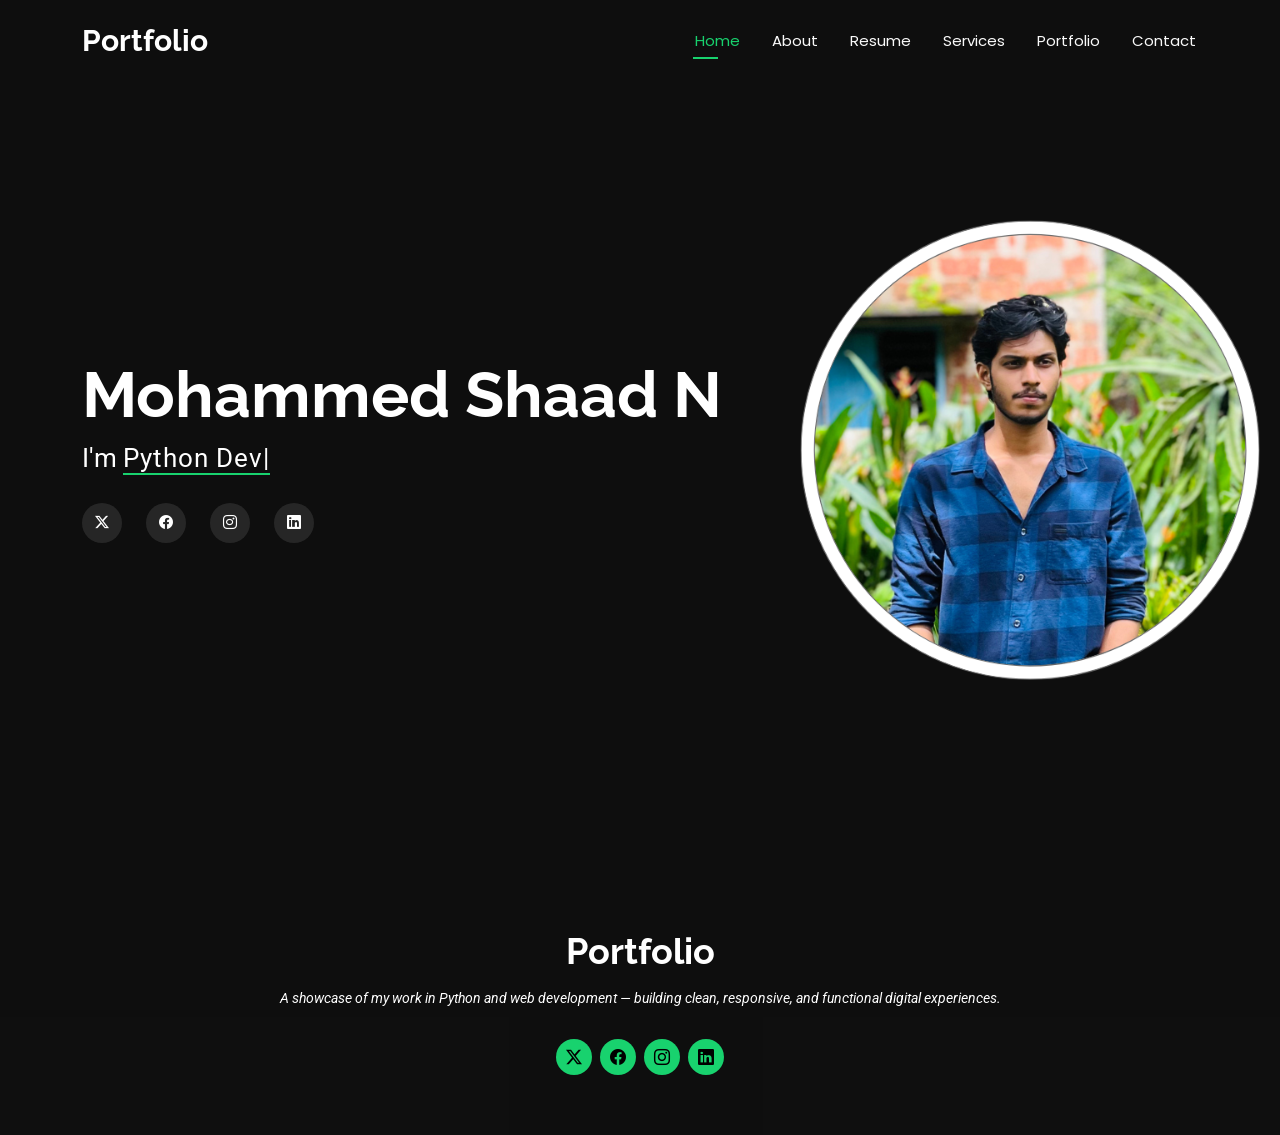
<file: index.html>
<!DOCTYPE html>
<html lang="en">

<head>
  <meta charset="utf-8">
  <meta content="width=device-width, initial-scale=1.0" name="viewport">
  <title>Index | Mohammed Shaad N</title>
  <meta name="description" content="">
  <meta name="keywords" content="">

  <!-- Favicons -->
  <link href="assets/img/favicon.png" rel="icon">
  <link href="assets/img/apple-touch-icon.png" rel="apple-touch-icon">

  <!-- Fonts -->
  <link href="https://fonts.googleapis.com" rel="preconnect">
  <link href="https://fonts.gstatic.com" rel="preconnect" crossorigin>
  <link href="https://fonts.googleapis.com/css2?family=Roboto:ital,wght@0,100;0,300;0,400;0,500;0,700;0,900;1,100;1,300;1,400;1,500;1,700;1,900&family=Poppins:ital,wght@0,100;0,200;0,300;0,400;0,500;0,600;0,700;0,800;0,900;1,100;1,200;1,300;1,400;1,500;1,600;1,700;1,800;1,900&family=Raleway:ital,wght@0,100;0,200;0,300;0,400;0,500;0,600;0,700;0,800;0,900;1,100;1,200;1,300;1,400;1,500;1,600;1,700;1,800;1,900&display=swap" rel="stylesheet">

  <!-- Vendor CSS Files -->
  <link href="assets/vendor/bootstrap/css/bootstrap.min.css" rel="stylesheet">
  <link href="assets/vendor/bootstrap-icons/bootstrap-icons.css" rel="stylesheet">
  <link href="assets/vendor/aos/aos.css" rel="stylesheet">
  <link href="assets/vendor/swiper/swiper-bundle.min.css" rel="stylesheet">
  <link href="assets/vendor/glightbox/css/glightbox.min.css" rel="stylesheet">

  <!-- Main CSS File -->
  <link href="assets/css/main.css" rel="stylesheet">

  <!-- =======================================================
  * Template Name: Personal
  * Template URL: https://bootstrapmade.com/personal-free-resume-bootstrap-template/
  * Updated: Mar 05 2025 with Bootstrap v5.3.3
  * Author: BootstrapMade.com
  * License: https://bootstrapmade.com/license/
  ======================================================== -->
</head>

<body class="index-page">

  <header id="header" class="header d-flex align-items-center fixed-top">
    <div class="container-fluid container-xl position-relative d-flex align-items-center justify-content-between">

      <a href="index.html" class="logo d-flex align-items-center">
        <!-- Uncomment the line below if you also wish to use an image logo -->
        <!-- <img src="assets/img/logo.webp" alt=""> -->
        <h1 class="sitename">Portfolio</h1>
      </a>

      <nav id="navmenu" class="navmenu">
        <ul>
          <li><a href="index.html" class="active">Home</a></li>
          <li><a href="about.html">About</a></li>
          <li><a href="resume.html">Resume</a></li>
          <li><a href="services.html">Services</a></li>
          <li><a href="portfolio.html">Portfolio</a></li>
          
          <li><a href="contact.html">Contact</a></li>
        </ul>
        <i class="mobile-nav-toggle d-xl-none bi bi-list"></i>
      </nav>

    </div>
  </header>

  <main class="main">

    <!-- Hero Section -->
    <section id="hero" class="hero section dark-background">

      <img src="assets/img/hero-bg.png" alt="" data-aos="fade-in">

      <div class="container" data-aos="zoom-out" data-aos-delay="100">
        <h2>Mohammed Shaad N</h2>
        <p>I'm <span class="typed" data-typed-items="Python Developer,Web Designer, Freelancer"></span><span class="typed-cursor typed-cursor--blink"></span></p>
        <div class="social-links">
          <a href="https://x.com/Sha444ad"><i class="bi bi-twitter-x"></i></a>
          <a href="https://www.facebook.com/shaad.mohammed.180/"><i class="bi bi-facebook"></i></a>
          <a href="https://www.instagram.com/sha.aadn?igsh=aG5zY3FubmIzbTVn&utm_source=qr"><i class="bi bi-instagram"></i></a>
          <a href="https://www.linkedin.com/in/mohammed-shaad-n/"><i class="bi bi-linkedin"></i></a>
        </div>
      </div>

    </section><!-- /Hero Section -->

  </main>

  <footer id="footer" class="footer dark-background">
    <div class="container">
      <h3 class="sitename">Portfolio</h3>
      <p>A showcase of my work in Python and web development — building clean, responsive, and functional digital experiences.</p>
      <div class="social-links d-flex justify-content-center">
        <a href="https://x.com/Sha444ad"><i class="bi bi-twitter-x"></i></a>
        <a href="https://www.facebook.com/shaad.mohammed.180/"><i class="bi bi-facebook"></i></a>
        <a href="https://www.instagram.com/sha.aadn?igsh=aG5zY3FubmIzbTVn&utm_source=qr"><i class="bi bi-instagram"></i></a>
        <a href="https://www.linkedin.com/in/mohammed-shaad-n/"><i class="bi bi-linkedin"></i></a>
      </div>
      
    </div>
  </footer>

  <!-- Scroll Top -->
  <a href="#" id="scroll-top" class="scroll-top d-flex align-items-center justify-content-center"><i class="bi bi-arrow-up-short"></i></a>

  <!-- Preloader -->
  <div id="preloader"></div>

  <!-- Vendor JS Files -->
  <script src="assets/vendor/bootstrap/js/bootstrap.bundle.min.js"></script>
  <script src="assets/vendor/php-email-form/validate.js"></script>
  <script src="assets/vendor/aos/aos.js"></script>
  <script src="assets/vendor/typed.js/typed.umd.js"></script>
  <script src="assets/vendor/purecounter/purecounter_vanilla.js"></script>
  <script src="assets/vendor/waypoints/noframework.waypoints.js"></script>
  <script src="assets/vendor/swiper/swiper-bundle.min.js"></script>
  <script src="assets/vendor/glightbox/js/glightbox.min.js"></script>
  <script src="assets/vendor/imagesloaded/imagesloaded.pkgd.min.js"></script>
  <script src="assets/vendor/isotope-layout/isotope.pkgd.min.js"></script>

  <!-- Main JS File -->
  <script src="assets/js/main.js"></script>

</body>

</html>
</file>
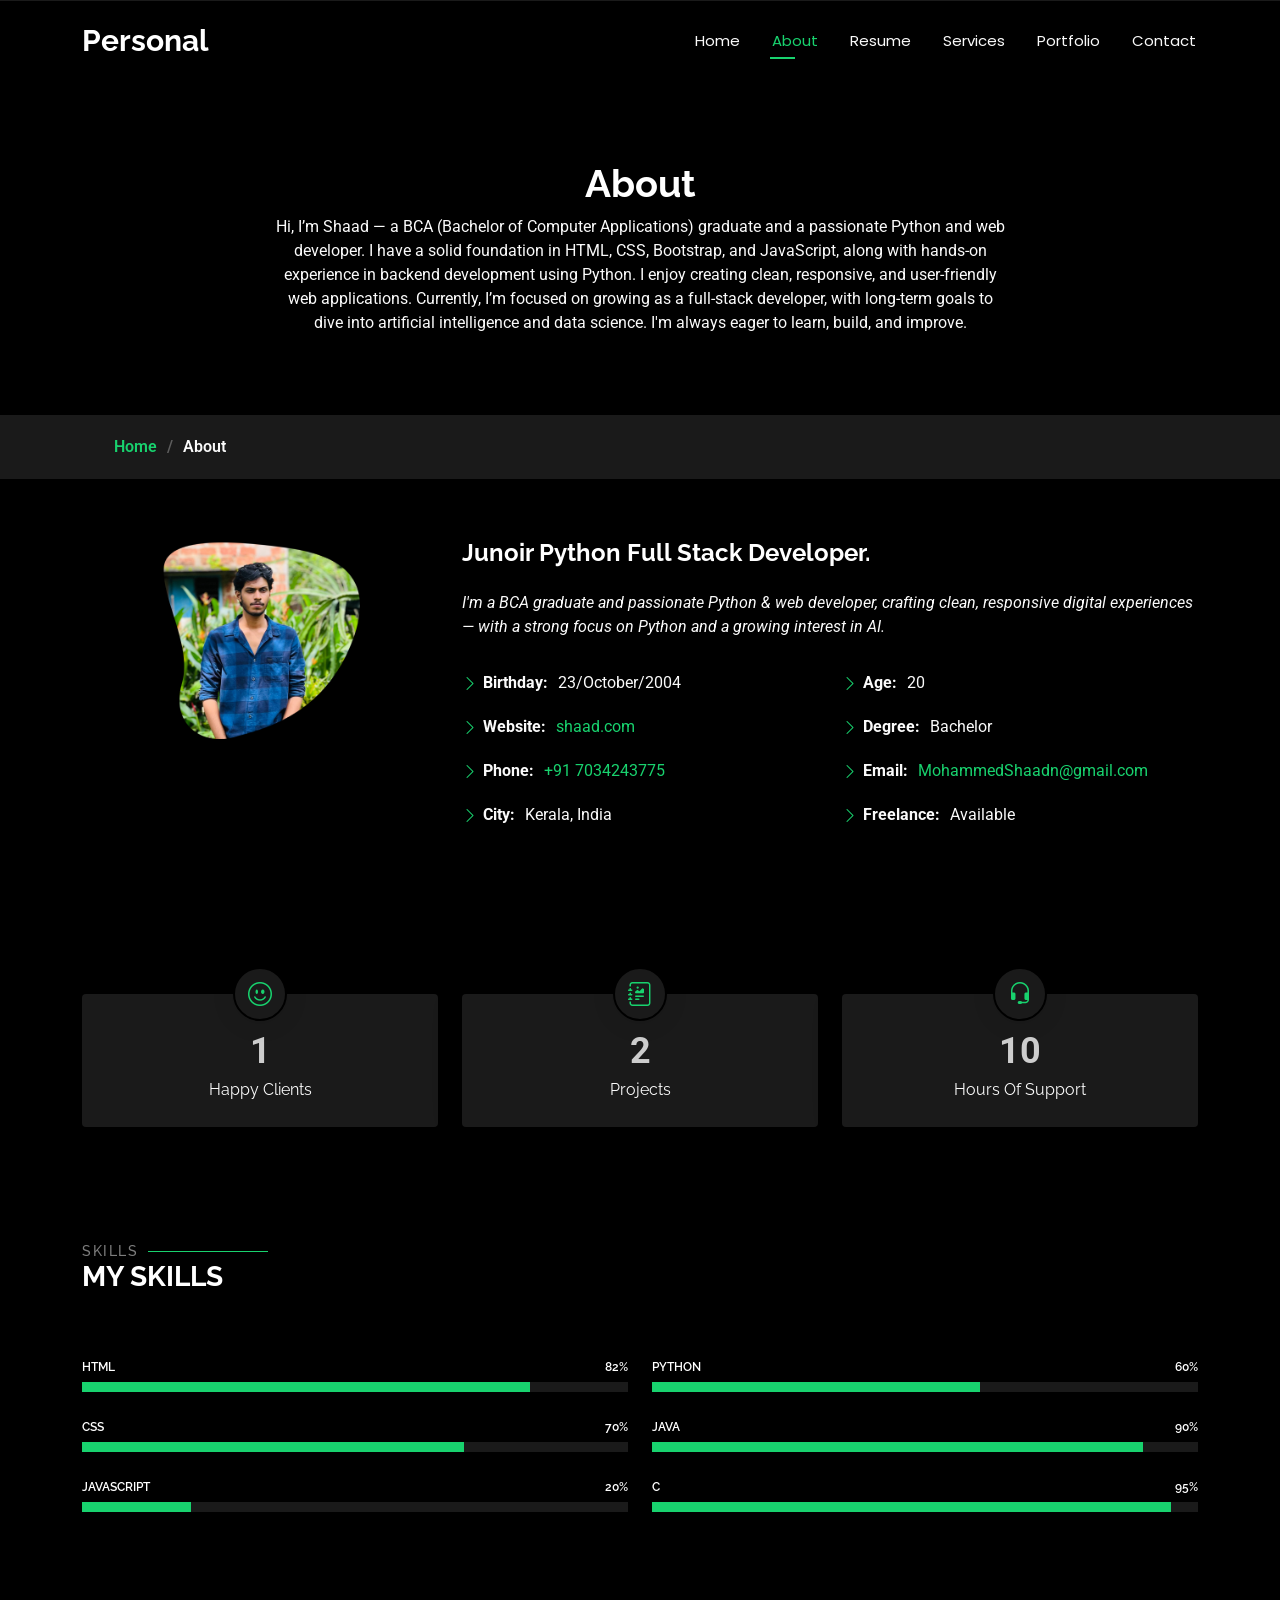
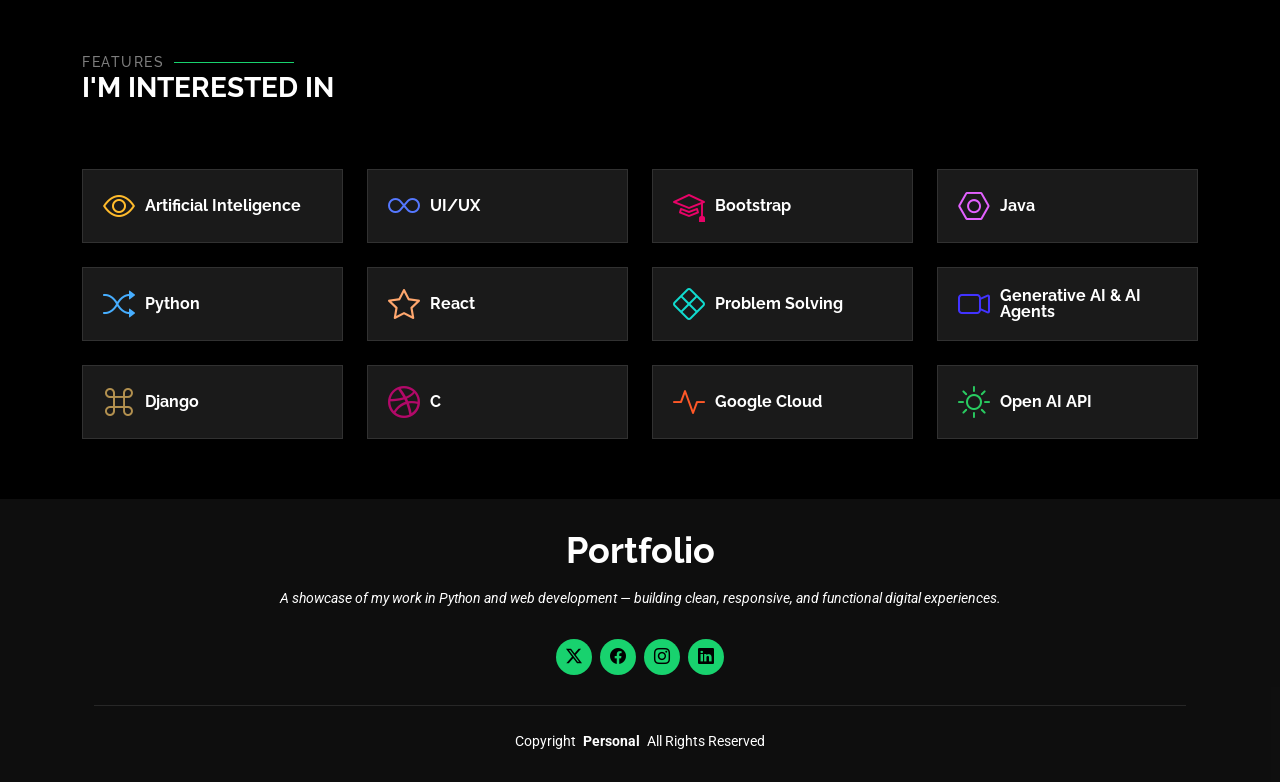
<file: about.html>
<!DOCTYPE html>
<html lang="en">

<head>
  <meta charset="utf-8">
  <meta content="width=device-width, initial-scale=1.0" name="viewport">
  <title>About | Mohammed Shaad N</title>
  <meta name="description" content="">
  <meta name="keywords" content="">

  <!-- Favicons -->
  <link href="assets/img/favicon.png" rel="icon">
  <link href="assets/img/apple-touch-icon.png" rel="apple-touch-icon">

  <!-- Fonts -->
  <link href="https://fonts.googleapis.com" rel="preconnect">
  <link href="https://fonts.gstatic.com" rel="preconnect" crossorigin>
  <link href="https://fonts.googleapis.com/css2?family=Roboto:ital,wght@0,100;0,300;0,400;0,500;0,700;0,900;1,100;1,300;1,400;1,500;1,700;1,900&family=Poppins:ital,wght@0,100;0,200;0,300;0,400;0,500;0,600;0,700;0,800;0,900;1,100;1,200;1,300;1,400;1,500;1,600;1,700;1,800;1,900&family=Raleway:ital,wght@0,100;0,200;0,300;0,400;0,500;0,600;0,700;0,800;0,900;1,100;1,200;1,300;1,400;1,500;1,600;1,700;1,800;1,900&display=swap" rel="stylesheet">

  <!-- Vendor CSS Files -->
  <link href="assets/vendor/bootstrap/css/bootstrap.min.css" rel="stylesheet">
  <link href="assets/vendor/bootstrap-icons/bootstrap-icons.css" rel="stylesheet">
  <link href="assets/vendor/aos/aos.css" rel="stylesheet">
  <link href="assets/vendor/swiper/swiper-bundle.min.css" rel="stylesheet">
  <link href="assets/vendor/glightbox/css/glightbox.min.css" rel="stylesheet">

  <!-- Main CSS File -->
  <link href="assets/css/main.css" rel="stylesheet">

  <!-- =======================================================
  * Template Name: Personal
  * Template URL: https://bootstrapmade.com/personal-free-resume-bootstrap-template/
  * Updated: Mar 05 2025 with Bootstrap v5.3.3
  * Author: BootstrapMade.com
  * License: https://bootstrapmade.com/license/
  ======================================================== -->
</head>

<body class="about-page">

  <header id="header" class="header d-flex align-items-center fixed-top">
    <div class="container-fluid container-xl position-relative d-flex align-items-center justify-content-between">

      <a href="index.html" class="logo d-flex align-items-center">
        <!-- Uncomment the line below if you also wish to use an image logo -->
        <!-- <img src="assets/img/logo.webp" alt=""> -->
        <h1 class="sitename">Personal</h1>
      </a>

      <nav id="navmenu" class="navmenu">
        <ul>
          <li><a href="index.html">Home</a></li>
          <li><a href="about.html" class="active">About</a></li>
          <li><a href="resume.html">Resume</a></li>
          <li><a href="services.html">Services</a></li>
          <li><a href="portfolio.html">Portfolio</a></li>
          
          <li><a href="contact.html">Contact</a></li>
        </ul>
        <i class="mobile-nav-toggle d-xl-none bi bi-list"></i>
      </nav>

    </div>
  </header>

  <main class="main">

    <!-- Page Title -->
    <div class="page-title" data-aos="fade">
      <div class="heading">
        <div class="container">
          <div class="row d-flex justify-content-center text-center">
            <div class="col-lg-8">
              <h1>About</h1>
              <p class="mb-0">Hi, I’m Shaad — a BCA (Bachelor of Computer Applications) graduate and a passionate Python and web developer. I have a solid foundation in HTML, CSS, Bootstrap, and JavaScript, along with hands-on experience in backend development using Python. I enjoy creating clean, responsive, and user-friendly web applications. Currently, I’m focused on growing as a full-stack developer, with long-term goals to dive into artificial intelligence and data science. I'm always eager to learn, build, and improve.</p>
            </div>
          </div>
        </div>
      </div>
      <nav class="breadcrumbs">
        <div class="container">
          <ol>
            <li><a href="index.html">Home</a></li>
            <li class="current">About</li>
          </ol>
        </div>
      </nav>
    </div><!-- End Page Title -->

    <!-- About Section -->
    <section id="about" class="about section">

      <div class="container" data-aos="fade-up" data-aos-delay="100">

        <div class="row gy-4 justify-content-center">
          <div class="col-lg-4">
            <img src="assets/img/profile-img.png" class="img-fluid" alt="">
          </div>
          <div class="col-lg-8 content">
            <h2>Junoir Python Full Stack Developer.</h2>
            <p class="fst-italic py-3">
              I'm a BCA graduate and passionate Python & web developer, crafting clean, responsive digital experiences — with a strong focus on Python and a growing interest in AI.
            </p>
            <div class="row">
              <div class="col-lg-6">
                <ul>
                  <li><i class="bi bi-chevron-right"></i> <strong>Birthday:</strong> <span>23/October/2004</span></li>
                  <li><i class="bi bi-chevron-right"></i> <strong>Website:</strong> <a href="https://shaad4.github.io/Portfolio/about.html"><span>shaad.com</span></a></li>
                  <li><i class="bi bi-chevron-right"></i> <strong>Phone:</strong><a href="tel:+917034243775"> <span>+91 7034243775</span></li></a>
                  <li><i class="bi bi-chevron-right"></i> <strong>City:</strong> <span>Kerala, India</span></li>
                </ul>
              </div>
              <div class="col-lg-6">
                <ul>
                  <li><i class="bi bi-chevron-right"></i> <strong>Age:</strong> <span>20</span></li>
                  <li><i class="bi bi-chevron-right"></i> <strong>Degree:</strong> <span>Bachelor</span></li>
                  <li><i class="bi bi-chevron-right"></i> <strong>Email:</strong> <a href="mailto:mohammedshaadn@gmail.com"><span>MohammedShaadn@gmail.com</span></li></a>
                  <li><i class="bi bi-chevron-right"></i> <strong>Freelance:</strong> <span>Available</span></li>
                </ul>
              </div>
            </div>
           
          </div>
        </div>

      </div>

    </section><!-- /About Section -->

    <!-- Stats Section -->
    <section id="stats" class="stats section">

      <div class="container" data-aos="fade-up" data-aos-delay="100">

        <div class="row gy-3">

          <div class="col-lg-4 col-md-12 d-flex flex-column align-items-center">
            <i class="bi bi-emoji-smile"></i>
            <div class="stats-item">
              <span data-purecounter-start="0" data-purecounter-end="3" data-purecounter-duration="1" class="purecounter"></span>
              <p>Happy Clients</p>
            </div>
          </div><!-- End Stats Item -->

          <div class="col-lg-4 col-md-12 d-flex flex-column align-items-center">
            <i class="bi bi-journal-richtext"></i>
            <div class="stats-item">
              <span data-purecounter-start="0" data-purecounter-end="4" data-purecounter-duration="1" class="purecounter"></span>
              <p>Projects</p>
            </div>
          </div><!-- End Stats Item -->

          <div class="col-lg-4 col-md-12 d-flex flex-column align-items-center">
            <i class="bi bi-headset"></i>
            <div class="stats-item">
              <span data-purecounter-start="0" data-purecounter-end="25" data-purecounter-duration="1" class="purecounter"></span>
              <p>Hours Of Support</p>
            </div>
          </div><!-- End Stats Item -->

          

        </div>

      </div>

    </section><!-- /Stats Section -->

    <!-- Skills Section -->
    <section id="skills" class="skills section">

      <!-- Section Title -->
      <div class="container section-title" data-aos="fade-up">
        <h2>Skills</h2>
        <div><span>My</span> <span class="description-title">Skills</span></div>
      </div><!-- End Section Title -->

      <div class="container" data-aos="fade-up" data-aos-delay="100">

        <div class="row skills-content skills-animation">

          <div class="col-lg-6">

            <div class="progress">
              <span class="skill"><span>HTML</span> <i class="val">82%</i></span>
              <div class="progress-bar-wrap">
                <div class="progress-bar" role="progressbar" aria-valuenow="82" aria-valuemin="0" aria-valuemax="100"></div>
              </div>
            </div><!-- End Skills Item -->

            <div class="progress">
              <span class="skill"><span>CSS</span> <i class="val">70%</i></span>
              <div class="progress-bar-wrap">
                <div class="progress-bar" role="progressbar" aria-valuenow="70" aria-valuemin="0" aria-valuemax="100"></div>
              </div>
            </div><!-- End Skills Item -->

            <div class="progress">
              <span class="skill"><span>JavaScript</span> <i class="val">20%</i></span>
              <div class="progress-bar-wrap">
                <div class="progress-bar" role="progressbar" aria-valuenow="20" aria-valuemin="0" aria-valuemax="100"></div>
              </div>
            </div><!-- End Skills Item -->

          </div>

          <div class="col-lg-6">

            <div class="progress">
              <span class="skill"><span>Python</span> <i class="val">60%</i></span>
              <div class="progress-bar-wrap">
                <div class="progress-bar" role="progressbar" aria-valuenow="60" aria-valuemin="0" aria-valuemax="100"></div>
              </div>
            </div><!-- End Skills Item -->

            <div class="progress">
              <span class="skill"><span>Java</span> <i class="val">90%</i></span>
              <div class="progress-bar-wrap">
                <div class="progress-bar" role="progressbar" aria-valuenow="90" aria-valuemin="0" aria-valuemax="100"></div>
              </div>
            </div><!-- End Skills Item -->

            <div class="progress">
              <span class="skill"><span>C</span> <i class="val">95%</i></span>
              <div class="progress-bar-wrap">
                <div class="progress-bar" role="progressbar" aria-valuenow="95" aria-valuemin="0" aria-valuemax="100"></div>
              </div>
            </div><!-- End Skills Item -->

          </div>

        </div>

      </div>

    </section><!-- /Skills Section -->

    <!-- Interests Section -->
    <section id="interests" class="interests section">

      <!-- Section Title -->
      <div class="container section-title" data-aos="fade-up">
        <h2>Features</h2>
        <div><span>I'm</span> <span class="description-title">interested in</span></div>
      </div><!-- End Section Title -->

      <div class="container">

        <div class="row gy-4">

          <div class="col-lg-3 col-md-4" data-aos="fade-up" data-aos-delay="100">
            <div class="features-item">
              <i class="bi bi-eye" style="color: #ffbb2c;"></i>
              <h3><a href="" class="stretched-link">Artificial Inteligence</a></h3>
            </div>
          </div><!-- End Feature Item -->

          <div class="col-lg-3 col-md-4" data-aos="fade-up" data-aos-delay="200">
            <div class="features-item">
              <i class="bi bi-infinity" style="color: #5578ff;"></i>
              <h3><a href="" class="stretched-link">UI/UX</a></h3>
            </div>
          </div><!-- End Feature Item -->

          <div class="col-lg-3 col-md-4" data-aos="fade-up" data-aos-delay="300">
            <div class="features-item">
              <i class="bi bi-mortarboard" style="color: #e80368;"></i>
              <h3><a href="" class="stretched-link">Bootstrap</a></h3>
            </div>
          </div><!-- End Feature Item -->

          <div class="col-lg-3 col-md-4" data-aos="fade-up" data-aos-delay="400">
            <div class="features-item">
              <i class="bi bi-nut" style="color: #e361ff;"></i>
              <h3><a href="" class="stretched-link">Java</a></h3>
            </div>
          </div><!-- End Feature Item -->

          <div class="col-lg-3 col-md-4" data-aos="fade-up" data-aos-delay="500">
            <div class="features-item">
              <i class="bi bi-shuffle" style="color: #47aeff;"></i>
              <h3><a href="" class="stretched-link">Python</a></h3>
            </div>
          </div><!-- End Feature Item -->

          <div class="col-lg-3 col-md-4" data-aos="fade-up" data-aos-delay="600">
            <div class="features-item">
              <i class="bi bi-star" style="color: #ffa76e;"></i>
              <h3><a href="" class="stretched-link">React</a></h3>
            </div>
          </div><!-- End Feature Item -->

          <div class="col-lg-3 col-md-4" data-aos="fade-up" data-aos-delay="700">
            <div class="features-item">
              <i class="bi bi-x-diamond" style="color: #11dbcf;"></i>
              <h3><a href="" class="stretched-link">Problem Solving</a></h3>
            </div>
          </div><!-- End Feature Item -->

          <div class="col-lg-3 col-md-4" data-aos="fade-up" data-aos-delay="800">
            <div class="features-item">
              <i class="bi bi-camera-video" style="color: #4233ff;"></i>
              <h3><a href="" class="stretched-link">Generative AI & AI Agents</a></h3>
            </div>
          </div><!-- End Feature Item -->

          <div class="col-lg-3 col-md-4" data-aos="fade-up" data-aos-delay="900">
            <div class="features-item">
              <i class="bi bi-command" style="color: #b2904f;"></i>
              <h3><a href="" class="stretched-link">Django</a></h3>
            </div>
          </div><!-- End Feature Item -->

          <div class="col-lg-3 col-md-4" data-aos="fade-up" data-aos-delay="1000">
            <div class="features-item">
              <i class="bi bi-dribbble" style="color: #b20969;"></i>
              <h3><a href="" class="stretched-link">C</a></h3>
            </div>
          </div><!-- End Feature Item -->

          <div class="col-lg-3 col-md-4" data-aos="fade-up" data-aos-delay="1100">
            <div class="features-item">
              <i class="bi bi-activity" style="color: #ff5828;"></i>
              <h3><a href="" class="stretched-link">Google Cloud</a></h3>
            </div>
          </div><!-- End Feature Item -->

          <div class="col-lg-3 col-md-4" data-aos="fade-up" data-aos-delay="1200">
            <div class="features-item">
              <i class="bi bi-brightness-high" style="color: #29cc61;"></i>
              <h3><a href="" class="stretched-link">Open AI API</a></h3>
            </div>
          </div><!-- End Feature Item -->

        </div>

      </div>

    </section><!-- /Interests Section -->

    

  </main>

  <footer id="footer" class="footer dark-background">
    <div class="container">
      <h3 class="sitename">Portfolio</h3>
      <p>A showcase of my work in Python and web development — building clean, responsive, and functional digital experiences.</p>
      <div class="social-links d-flex justify-content-center">
        <a href="https://x.com/Sha444ad"><i class="bi bi-twitter-x"></i></a>
        <a href="https://www.facebook.com/shaad.mohammed.180/"><i class="bi bi-facebook"></i></a>
        <a href="https://www.instagram.com/sha.aadn?igsh=aG5zY3FubmIzbTVn&utm_source=qr"><i class="bi bi-instagram"></i></a>
        <a href="https://www.linkedin.com/in/mohammed-shaad-n/"><i class="bi bi-linkedin"></i></a>
      </div>
      <div class="container">
        <div class="copyright">
          <span>Copyright</span> <strong class="px-1 sitename">Personal</strong> <span>All Rights Reserved</span>
        </div>
        
      </div>
    </div>
  </footer>

  <!-- Scroll Top -->
  <a href="#" id="scroll-top" class="scroll-top d-flex align-items-center justify-content-center"><i class="bi bi-arrow-up-short"></i></a>

  <!-- Preloader -->
  <div id="preloader"></div>

  <!-- Vendor JS Files -->
  <script src="assets/vendor/bootstrap/js/bootstrap.bundle.min.js"></script>
  <script src="assets/vendor/php-email-form/validate.js"></script>
  <script src="assets/vendor/aos/aos.js"></script>
  <script src="assets/vendor/typed.js/typed.umd.js"></script>
  <script src="assets/vendor/purecounter/purecounter_vanilla.js"></script>
  <script src="assets/vendor/waypoints/noframework.waypoints.js"></script>
  <script src="assets/vendor/swiper/swiper-bundle.min.js"></script>
  <script src="assets/vendor/glightbox/js/glightbox.min.js"></script>
  <script src="assets/vendor/imagesloaded/imagesloaded.pkgd.min.js"></script>
  <script src="assets/vendor/isotope-layout/isotope.pkgd.min.js"></script>

  <!-- Main JS File -->
  <script src="assets/js/main.js"></script>

</body>

</html>
</file>
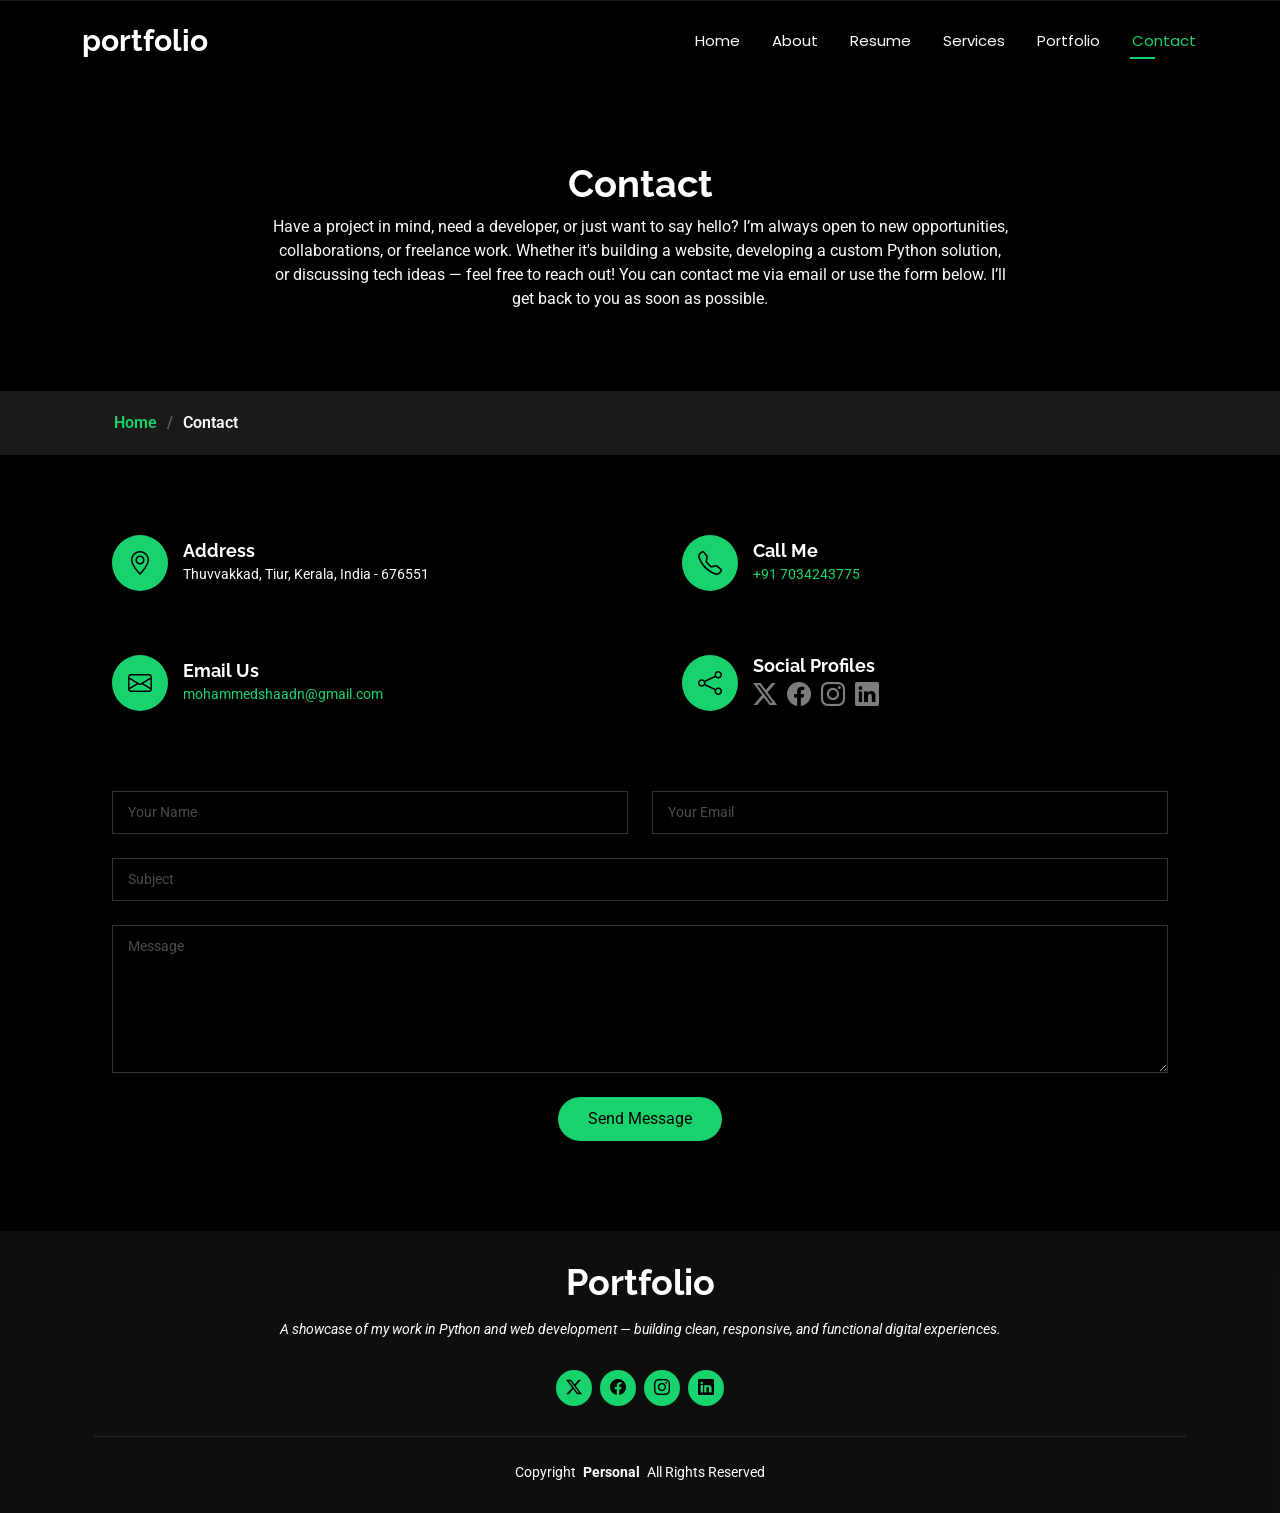
<file: contact.html>
<!DOCTYPE html>
<html lang="en">

<head>
  <meta charset="utf-8">
  <meta content="width=device-width, initial-scale=1.0" name="viewport">
  <title>Contact | Mohammed Shaad N</title>
  <meta name="description" content="">
  <meta name="keywords" content="">

  <!-- Favicons -->
  <link href="assets/img/favicon.png" rel="icon">
  <link href="assets/img/apple-touch-icon.png" rel="apple-touch-icon">

  <!-- Fonts -->
  <link href="https://fonts.googleapis.com" rel="preconnect">
  <link href="https://fonts.gstatic.com" rel="preconnect" crossorigin>
  <link href="https://fonts.googleapis.com/css2?family=Roboto:ital,wght@0,100;0,300;0,400;0,500;0,700;0,900;1,100;1,300;1,400;1,500;1,700;1,900&family=Poppins:ital,wght@0,100;0,200;0,300;0,400;0,500;0,600;0,700;0,800;0,900;1,100;1,200;1,300;1,400;1,500;1,600;1,700;1,800;1,900&family=Raleway:ital,wght@0,100;0,200;0,300;0,400;0,500;0,600;0,700;0,800;0,900;1,100;1,200;1,300;1,400;1,500;1,600;1,700;1,800;1,900&display=swap" rel="stylesheet">

  <!-- Vendor CSS Files -->
  <link href="assets/vendor/bootstrap/css/bootstrap.min.css" rel="stylesheet">
  <link href="assets/vendor/bootstrap-icons/bootstrap-icons.css" rel="stylesheet">
  <link href="assets/vendor/aos/aos.css" rel="stylesheet">
  <link href="assets/vendor/swiper/swiper-bundle.min.css" rel="stylesheet">
  <link href="assets/vendor/glightbox/css/glightbox.min.css" rel="stylesheet">

  <!-- Main CSS File -->
  <link href="assets/css/main.css" rel="stylesheet">

  <!-- =======================================================
  * Template Name: Personal
  * Template URL: https://bootstrapmade.com/personal-free-resume-bootstrap-template/
  * Updated: Mar 05 2025 with Bootstrap v5.3.3
  * Author: BootstrapMade.com
  * License: https://bootstrapmade.com/license/
  ======================================================== -->
</head>

<body class="contact-page">

  <header id="header" class="header d-flex align-items-center fixed-top">
    <div class="container-fluid container-xl position-relative d-flex align-items-center justify-content-between">

      <a href="index.html" class="logo d-flex align-items-center">
        <!-- Uncomment the line below if you also wish to use an image logo -->
        <!-- <img src="assets/img/logo.webp" alt=""> -->
        <h1 class="sitename">portfolio</h1>
      </a>

      <nav id="navmenu" class="navmenu">
        <ul>
          <li><a href="index.html">Home</a></li>
          <li><a href="about.html">About</a></li>
          <li><a href="resume.html">Resume</a></li>
          <li><a href="services.html">Services</a></li>
          <li><a href="portfolio.html">Portfolio</a></li>
          
          <li><a href="contact.html" class="active">Contact</a></li>
        </ul>
        <i class="mobile-nav-toggle d-xl-none bi bi-list"></i>
      </nav>

    </div>
  </header>

  <main class="main">

    <!-- Page Title -->
    <div class="page-title" data-aos="fade">
      <div class="heading">
        <div class="container">
          <div class="row d-flex justify-content-center text-center">
            <div class="col-lg-8">
              <h1>Contact</h1>
              <p class="mb-0">Have a project in mind, need a developer, or just want to say hello? I’m always open to new opportunities, collaborations, or freelance work. Whether it's building a website, developing a custom Python solution, or discussing tech ideas — feel free to reach out! You can contact me via email or use the form below. I’ll get back to you as soon as possible.</p>
            </div>
          </div>
        </div>
      </div>
      <nav class="breadcrumbs">
        <div class="container">
          <ol>
            <li><a href="index.html">Home</a></li>
            <li class="current">Contact</li>
          </ol>
        </div>
      </nav>
    </div><!-- End Page Title -->

    <!-- Contact Section -->
    <section id="contact" class="contact section">

      <div class="container" data-aos="fade-up" data-aos-delay="100">

        <div class="row gy-4">

          <div class="col-md-6">
            <div class="info-item d-flex align-items-center" data-aos="fade-up" data-aos-delay="200">
              <i class="icon bi bi-geo-alt flex-shrink-0"></i>
              <div>
                <h3>Address</h3>
                <p>Thuvvakkad, Tiur, Kerala, India - 676551</p>
              </div>
            </div>
          </div><!-- End Info Item -->

          <div class="col-md-6">
            <div class="info-item d-flex align-items-center" data-aos="fade-up" data-aos-delay="300">
              <i class="icon bi bi-telephone flex-shrink-0"></i>
              <a href="tel:+917034243775">
              <div>
                <h3>Call Me</h3>
                <p>+91 7034243775</p>
              </div>
              </a>
            </div>
          </div><!-- End Info Item -->

          <div class="col-md-6">
            <div class="info-item d-flex align-items-center" data-aos="fade-up" data-aos-delay="400">
              <i class="icon bi bi-envelope flex-shrink-0"></i>
              <a href="mailto:mohammedshaadn@gmail.com">
              <div>
                <h3>Email Us</h3>
                <p>mohammedshaadn@gmail.com</p>
              </div>
              </a>
            </div>
          </div><!-- End Info Item -->

          <div class="col-md-6">
            <div class="info-item d-flex align-items-center" data-aos="fade-up" data-aos-delay="500">
              <i class="icon bi bi-share flex-shrink-0"></i>
              <div>
                <h3>Social Profiles</h3>
                <div class="social-links">
                  <a href="https://x.com/Sha444ad"><i class="bi bi-twitter-x"></i></a>
                  <a href="https://www.facebook.com/shaad.mohammed.180/"><i class="bi bi-facebook"></i></a>
                  <a href="https://www.instagram.com/sha.aadn?igsh=aG5zY3FubmIzbTVn&utm_source=qr"><i class="bi bi-instagram"></i></a>
                  <a href="https://www.linkedin.com/in/mohammed-shaad-n/"><i class="bi bi-linkedin"></i></a>
                </div>
              </div>
            </div>
          </div><!-- End Info Item -->

        </div>

        <form action="https://api.web3forms.com/submit" method="post" onsubmit="return formValidation()" class="php-email-form" data-aos="fade-up" data-aos-delay="600">
           <input type="hidden" name="access_key" value="933122f2-495d-41ad-bf73-12a9f50d8c93">
          <div class="row gy-4">

            <div class="col-md-6">
              <input type="text" name="name" id="nameId" class="form-control" placeholder="Your Name" required>
            </div>

            <div class="col-md-6 ">
              <input type="text" id="emailId" class="form-control" name="email" placeholder="Your Email" required>
            </div>

            <div class="col-md-12">
              <input type="text" id="subjectId" class="form-control" name="subject" placeholder="Subject" required>
            </div>

            <div class="col-md-12">
              <textarea class="form-control" id="messageId" name="message" rows="6" placeholder="Message" required></textarea>
            </div>

            <div class="col-md-12 text-center">
              <div class="loading">Loading</div>
              <div class="error-message"></div>
              <div class="sent-message">Your message has been sent. Thank you!</div>

              <button type="submit">Send Message</button>
            </div>

          </div>
        </form><!-- End Contact Form -->

      </div>

    </section><!-- /Contact Section -->

  </main>

  <footer id="footer" class="footer dark-background">
    <div class="container">
      <h3 class="sitename">Portfolio</h3>
      <p>A showcase of my work in Python and web development — building clean, responsive, and functional digital experiences.</p>
      <div class="social-links d-flex justify-content-center">
        <a href="https://x.com/Sha444ad"><i class="bi bi-twitter-x"></i></a>
        <a href="https://www.facebook.com/shaad.mohammed.180/"><i class="bi bi-facebook"></i></a>
        <a href="https://www.instagram.com/sha.aadn?igsh=aG5zY3FubmIzbTVn&utm_source=qr"><i class="bi bi-instagram"></i></a>
        <a href="https://www.linkedin.com/in/mohammed-shaad-n/"><i class="bi bi-linkedin"></i></a>
      </div>
      <div class="container">
        <div class="copyright">
          <span>Copyright</span> <strong class="px-1 sitename">Personal</strong> <span>All Rights Reserved</span>
        </div>
        
      </div>
    </div>
  </footer>

  <!-- Scroll Top -->
  <a href="#" id="scroll-top" class="scroll-top d-flex align-items-center justify-content-center"><i class="bi bi-arrow-up-short"></i></a>

  <!-- Preloader -->
  <div id="preloader"></div>

  <!-- Vendor JS Files -->
  <script src="assets/vendor/bootstrap/js/bootstrap.bundle.min.js"></script>
  <script src="assets/vendor/php-email-form/validate.js"></script>
  <script src="assets/vendor/aos/aos.js"></script>
  <script src="assets/vendor/typed.js/typed.umd.js"></script>
  <script src="assets/vendor/purecounter/purecounter_vanilla.js"></script>
  <script src="assets/vendor/waypoints/noframework.waypoints.js"></script>
  <script src="assets/vendor/swiper/swiper-bundle.min.js"></script>
  <script src="assets/vendor/glightbox/js/glightbox.min.js"></script>
  <script src="assets/vendor/imagesloaded/imagesloaded.pkgd.min.js"></script>
  <script src="assets/vendor/isotope-layout/isotope.pkgd.min.js"></script>

  <!-- Main JS File -->
  <script src="assets/js/main.js"></script>
  <script src="assets/js/formValidation.js"></script>

</body>

</html>
</file>
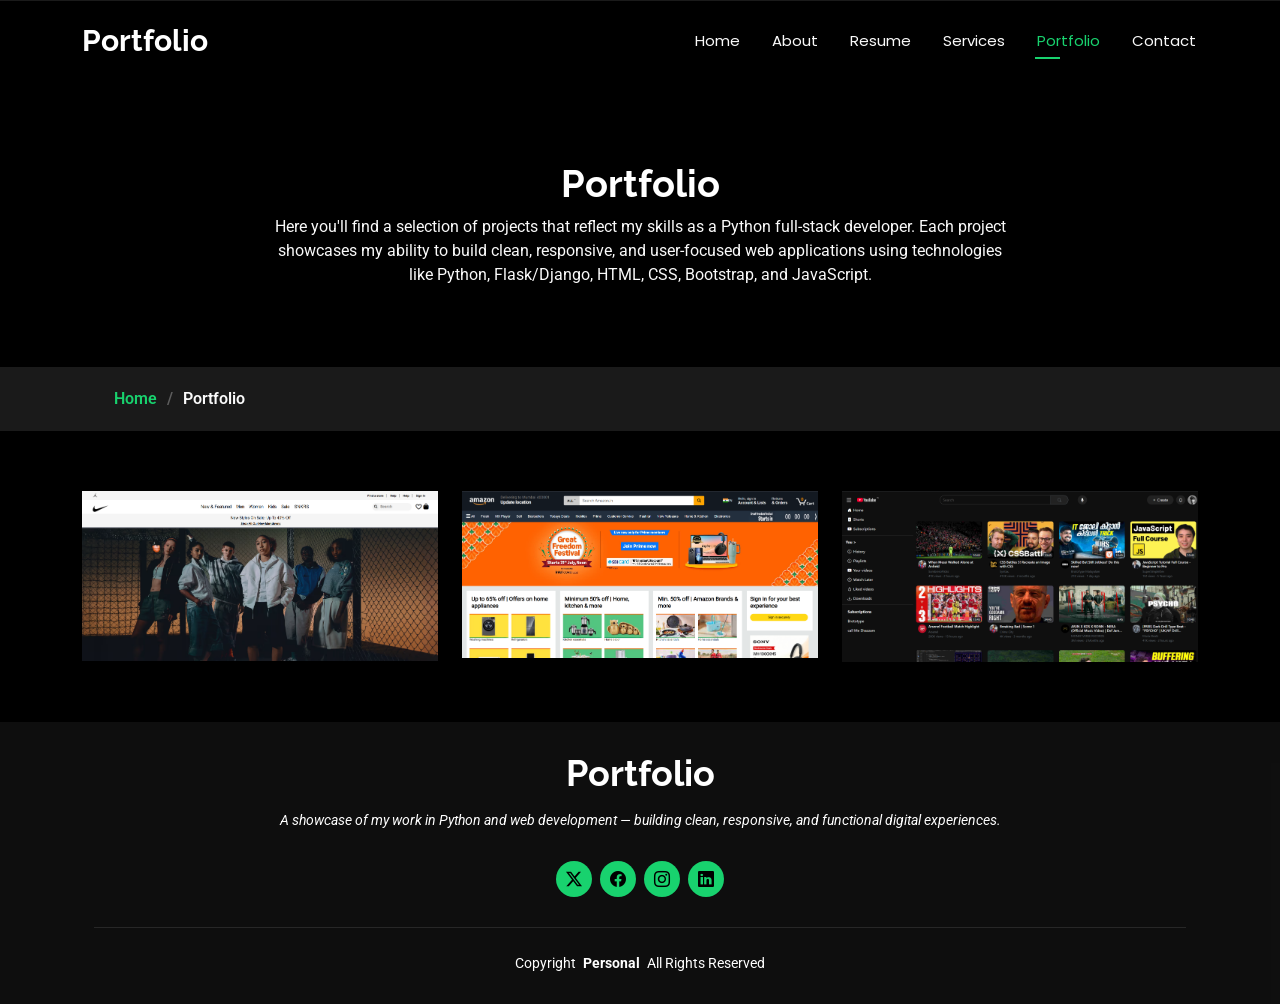
<file: portfolio.html>
<!DOCTYPE html>
<html lang="en">

<head>
  <meta charset="utf-8">
  <meta content="width=device-width, initial-scale=1.0" name="viewport">
  <title>Portfolio | Mohammed Shaad N</title>
  <meta name="description" content="">
  <meta name="keywords" content="">

  <!-- Favicons -->
  <link href="assets/img/favicon.png" rel="icon">
  <link href="assets/img/apple-touch-icon.png" rel="apple-touch-icon">

  <!-- Fonts -->
  <link href="https://fonts.googleapis.com" rel="preconnect">
  <link href="https://fonts.gstatic.com" rel="preconnect" crossorigin>
  <link href="https://fonts.googleapis.com/css2?family=Roboto:ital,wght@0,100;0,300;0,400;0,500;0,700;0,900;1,100;1,300;1,400;1,500;1,700;1,900&family=Poppins:ital,wght@0,100;0,200;0,300;0,400;0,500;0,600;0,700;0,800;0,900;1,100;1,200;1,300;1,400;1,500;1,600;1,700;1,800;1,900&family=Raleway:ital,wght@0,100;0,200;0,300;0,400;0,500;0,600;0,700;0,800;0,900;1,100;1,200;1,300;1,400;1,500;1,600;1,700;1,800;1,900&display=swap" rel="stylesheet">

  <!-- Vendor CSS Files -->
  <link href="assets/vendor/bootstrap/css/bootstrap.min.css" rel="stylesheet">
  <link href="assets/vendor/bootstrap-icons/bootstrap-icons.css" rel="stylesheet">
  <link href="assets/vendor/aos/aos.css" rel="stylesheet">
  <link href="assets/vendor/swiper/swiper-bundle.min.css" rel="stylesheet">
  <link href="assets/vendor/glightbox/css/glightbox.min.css" rel="stylesheet">

  <!-- Main CSS File -->
  <link href="assets/css/main.css" rel="stylesheet">

  <!-- =======================================================
  * Template Name: Personal
  * Template URL: https://bootstrapmade.com/personal-free-resume-bootstrap-template/
  * Updated: Mar 05 2025 with Bootstrap v5.3.3
  * Author: BootstrapMade.com
  * License: https://bootstrapmade.com/license/
  ======================================================== -->
</head>

<body class="portfolio-page">

  <header id="header" class="header d-flex align-items-center fixed-top">
    <div class="container-fluid container-xl position-relative d-flex align-items-center justify-content-between">

      <a href="index.html" class="logo d-flex align-items-center">
        <!-- Uncomment the line below if you also wish to use an image logo -->
        <!-- <img src="assets/img/logo.webp" alt=""> -->
        <h1 class="sitename">Portfolio</h1>
      </a>

      <nav id="navmenu" class="navmenu">
        <ul>
          <li><a href="index.html">Home</a></li>
          <li><a href="about.html">About</a></li>
          <li><a href="resume.html">Resume</a></li>
          <li><a href="services.html">Services</a></li>
          <li><a href="portfolio.html" class="active">Portfolio</a></li>
          
          <li><a href="contact.html">Contact</a></li>
        </ul>
        <i class="mobile-nav-toggle d-xl-none bi bi-list"></i>
      </nav>

    </div>
  </header>

  <main class="main">

    <!-- Page Title -->
    <div class="page-title" data-aos="fade">
      <div class="heading">
        <div class="container">
          <div class="row d-flex justify-content-center text-center">
            <div class="col-lg-8">
              <h1>Portfolio</h1>
              <p class="mb-0">Here you'll find a selection of projects that reflect my skills as a Python full-stack developer. Each project showcases my ability to build clean, responsive, and user-focused web applications using technologies like Python, Flask/Django, HTML, CSS, Bootstrap, and JavaScript.</p>
            </div>
          </div>
        </div>
      </div>
      <nav class="breadcrumbs">
        <div class="container">
          <ol>
            <li><a href="index.html">Home</a></li>
            <li class="current">Portfolio</li>
          </ol>
        </div>
      </nav>
    </div><!-- End Page Title -->

    <!-- Portfolio Section -->
    <section id="portfolio" class="portfolio section">

      <div class="container">


          

          <div class="row gy-4 isotope-container" >

            <div class="col-lg-4 col-md-6 portfolio-item isotope-item filter-app">
              <div class="portfolio-content h-100">
                <img src="assets/img/portfolio/portfolio-1.png" class="img-fluid" alt="">
                <div class="portfolio-info">
                  <h4>Nike Clone</h4>
                  <p>A Well Designed Nike.com Website</p>
                  <a href="assets/img/portfolio/portfolio-1.png" title="App 1" data-gallery="portfolio-gallery-app" class="glightbox preview-link"><i class="bi bi-zoom-in"></i></a>
                  <a href="https://shaad4.github.io/NikeClone/" title="More Details" class="details-link"><i class="bi bi-link-45deg"></i></a>
                </div>
              </div>
            </div><!-- End Portfolio Item -->

            <div class="col-lg-4 col-md-6 portfolio-item isotope-item filter-product">
              <div class="portfolio-content h-100">
                <img src="assets/img/portfolio/portfolio-2.png" class="img-fluid" alt="">
                <div class="portfolio-info">
                  <h4>Amazon Clone</h4>
                  <p>Home Page of E-comerce gaint Amazon</p>
                  <a href="assets/img/portfolio/portfolio-2.png" title="Product 1" data-gallery="portfolio-gallery-product" class="glightbox preview-link"><i class="bi bi-zoom-in"></i></a>
                  <a href="https://shaad4.github.io/amazonClone/" title="More Details" class="details-link"><i class="bi bi-link-45deg"></i></a>
                </div>
              </div>
            </div><!-- End Portfolio Item -->

            <div class="col-lg-4 col-md-6 portfolio-item isotope-item filter-branding">
              <div class="portfolio-content h-100">
                <img src="assets/img/portfolio/portfolio-3.png" class="img-fluid" alt="">
                <div class="portfolio-info">
                  <h4>Youtube Responsive</h4>
                  <p>A Responsive Version of Youtube</p>
                  <a href="assets/img/portfolio/portfolio-3.png" title="Branding 1" data-gallery="portfolio-gallery-branding" class="glightbox preview-link"><i class="bi bi-zoom-in"></i></a>
                  <a href="https://shaad4.github.io/Youtube-Responsive/" title="More Details" class="details-link"><i class="bi bi-link-45deg"></i></a>
                </div>
              </div>
            </div><!-- End Portfolio Item -->

            

          </div><!-- End Portfolio Container -->

        

      </div>

    </section><!-- /Portfolio Section -->

  </main>

  <footer id="footer" class="footer dark-background">
    <div class="container">
      <h3 class="sitename">Portfolio</h3>
      <p>A showcase of my work in Python and web development — building clean, responsive, and functional digital experiences.</p>
      <div class="social-links d-flex justify-content-center">
        <a href="https://x.com/Sha444ad"><i class="bi bi-twitter-x"></i></a>
        <a href="https://www.facebook.com/shaad.mohammed.180/"><i class="bi bi-facebook"></i></a>
        <a href="https://www.instagram.com/sha.aadn?igsh=aG5zY3FubmIzbTVn&utm_source=qr"><i class="bi bi-instagram"></i></a>
        <a href="https://www.linkedin.com/in/mohammed-shaad-n/"><i class="bi bi-linkedin"></i></a>
      </div>
      <div class="container">
        <div class="copyright">
          <span>Copyright</span> <strong class="px-1 sitename">Personal</strong> <span>All Rights Reserved</span>
        </div>
        
      </div>
    </div>
  </footer>

  <!-- Scroll Top -->
  <a href="#" id="scroll-top" class="scroll-top d-flex align-items-center justify-content-center"><i class="bi bi-arrow-up-short"></i></a>

  <!-- Preloader -->
  <div id="preloader"></div>

  <!-- Vendor JS Files -->
  <script src="assets/vendor/bootstrap/js/bootstrap.bundle.min.js"></script>
  <script src="assets/vendor/php-email-form/validate.js"></script>
  <script src="assets/vendor/aos/aos.js"></script>
  <script src="assets/vendor/typed.js/typed.umd.js"></script>
  <script src="assets/vendor/purecounter/purecounter_vanilla.js"></script>
  <script src="assets/vendor/waypoints/noframework.waypoints.js"></script>
  <script src="assets/vendor/swiper/swiper-bundle.min.js"></script>
  <script src="assets/vendor/glightbox/js/glightbox.min.js"></script>
  <script src="assets/vendor/imagesloaded/imagesloaded.pkgd.min.js"></script>
  <script src="assets/vendor/isotope-layout/isotope.pkgd.min.js"></script>

  <!-- Main JS File -->
  <script src="assets/js/main.js"></script>

</body>

</html>
</file>
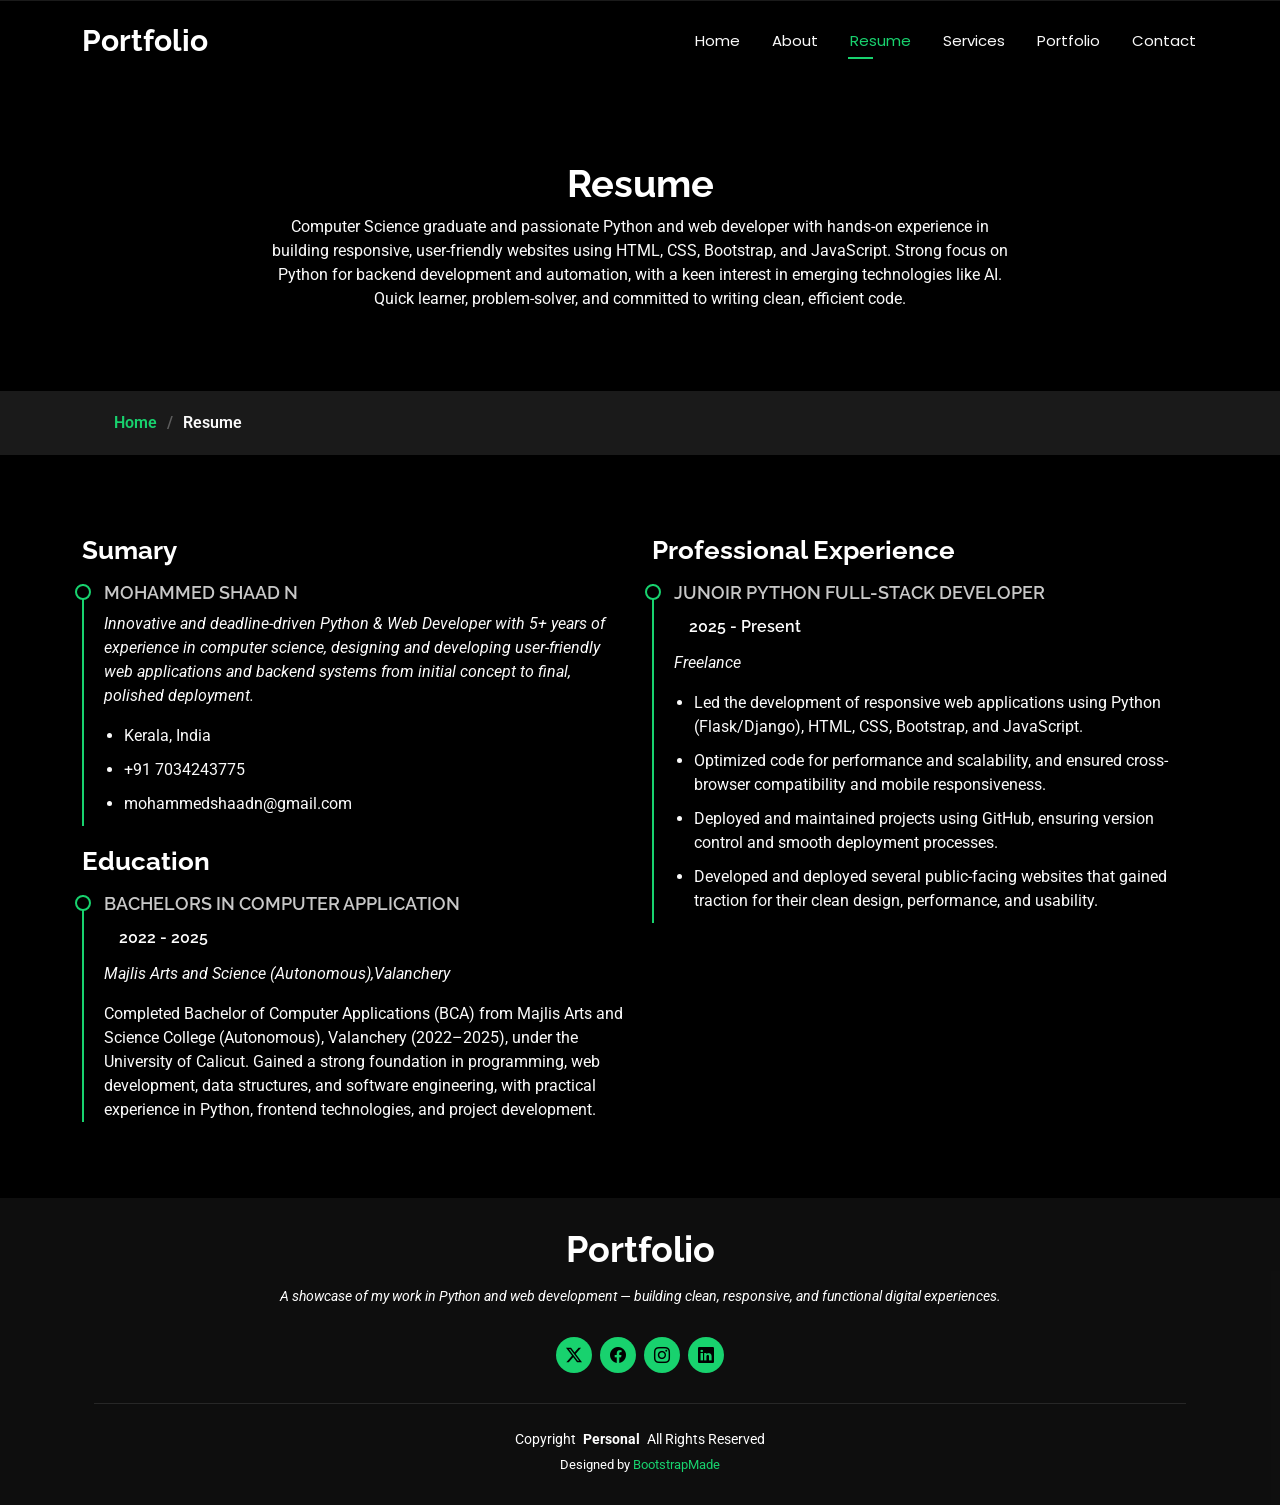
<file: resume.html>
<!DOCTYPE html>
<html lang="en">

<head>
  <meta charset="utf-8">
  <meta content="width=device-width, initial-scale=1.0" name="viewport">
  <title>Resume | Mohammed Shaad N</title>
  <meta name="description" content="">
  <meta name="keywords" content="">

  <!-- Favicons -->
  <link href="assets/img/favicon.png" rel="icon">
  <link href="assets/img/apple-touch-icon.png" rel="apple-touch-icon">

  <!-- Fonts -->
  <link href="https://fonts.googleapis.com" rel="preconnect">
  <link href="https://fonts.gstatic.com" rel="preconnect" crossorigin>
  <link href="https://fonts.googleapis.com/css2?family=Roboto:ital,wght@0,100;0,300;0,400;0,500;0,700;0,900;1,100;1,300;1,400;1,500;1,700;1,900&family=Poppins:ital,wght@0,100;0,200;0,300;0,400;0,500;0,600;0,700;0,800;0,900;1,100;1,200;1,300;1,400;1,500;1,600;1,700;1,800;1,900&family=Raleway:ital,wght@0,100;0,200;0,300;0,400;0,500;0,600;0,700;0,800;0,900;1,100;1,200;1,300;1,400;1,500;1,600;1,700;1,800;1,900&display=swap" rel="stylesheet">

  <!-- Vendor CSS Files -->
  <link href="assets/vendor/bootstrap/css/bootstrap.min.css" rel="stylesheet">
  <link href="assets/vendor/bootstrap-icons/bootstrap-icons.css" rel="stylesheet">
  <link href="assets/vendor/aos/aos.css" rel="stylesheet">
  <link href="assets/vendor/swiper/swiper-bundle.min.css" rel="stylesheet">
  <link href="assets/vendor/glightbox/css/glightbox.min.css" rel="stylesheet">

  <!-- Main CSS File -->
  <link href="assets/css/main.css" rel="stylesheet">

  <!-- =======================================================
  * Template Name: Personal
  * Template URL: https://bootstrapmade.com/personal-free-resume-bootstrap-template/
  * Updated: Mar 05 2025 with Bootstrap v5.3.3
  * Author: BootstrapMade.com
  * License: https://bootstrapmade.com/license/
  ======================================================== -->
</head>

<body class="resume-page">

  <header id="header" class="header d-flex align-items-center fixed-top">
    <div class="container-fluid container-xl position-relative d-flex align-items-center justify-content-between">

      <a href="index.html" class="logo d-flex align-items-center">
        <!-- Uncomment the line below if you also wish to use an image logo -->
        <!-- <img src="assets/img/logo.webp" alt=""> -->
        <h1 class="sitename">Portfolio</h1>
      </a>

      <nav id="navmenu" class="navmenu">
        <ul>
          <li><a href="index.html">Home</a></li>
          <li><a href="about.html">About</a></li>
          <li><a href="resume.html" class="active">Resume</a></li>
          <li><a href="services.html">Services</a></li>
          <li><a href="portfolio.html">Portfolio</a></li>
          
          <li><a href="contact.html">Contact</a></li>
        </ul>
        <i class="mobile-nav-toggle d-xl-none bi bi-list"></i>
      </nav>

    </div>
  </header>

  <main class="main">

    <!-- Page Title -->
    <div class="page-title" data-aos="fade">
      <div class="heading">
        <div class="container">
          <div class="row d-flex justify-content-center text-center">
            <div class="col-lg-8">
              <h1>Resume</h1>
              <p class="mb-0">Computer Science graduate and passionate Python and web developer with hands-on experience in building responsive, user-friendly websites using HTML, CSS, Bootstrap, and JavaScript. Strong focus on Python for backend development and automation, with a keen interest in emerging technologies like AI. Quick learner, problem-solver, and committed to writing clean, efficient code.</p>
            </div>
          </div>
        </div>
      </div>
      <nav class="breadcrumbs">
        <div class="container">
          <ol>
            <li><a href="index.html">Home</a></li>
            <li class="current">Resume</li>
          </ol>
        </div>
      </nav>
    </div><!-- End Page Title -->

    <!-- Resume Section -->
    <section id="resume" class="resume section">

      <div class="container">

        <div class="row">

          <div class="col-lg-6" data-aos="fade-up" data-aos-delay="100">
            <h3 class="resume-title">Sumary</h3>

            <div class="resume-item pb-0">
              <h4>Mohammed Shaad N</h4>
              <p><em>Innovative and deadline-driven Python & Web Developer with 5+ years of experience in computer science, designing and developing user-friendly web applications and backend systems from initial concept to final, polished deployment.</em></p>
              <ul>
                <li>Kerala, India</li>
                <li>+91 7034243775</li>
                <li>mohammedshaadn@gmail.com</li>
              </ul>
            </div><!-- Edn Resume Item -->

            <h3 class="resume-title">Education</h3>
            <div class="resume-item">
              <h4>Bachelors in Computer Application</h4>
              <h5>2022 - 2025</h5>
              <p><em>Majlis Arts and Science (Autonomous),Valanchery</em></p>
              <p>Completed Bachelor of Computer Applications (BCA) from Majlis Arts and Science College (Autonomous), Valanchery (2022–2025), under the University of Calicut.
                Gained a strong foundation in programming, web development, data structures, and software engineering, with practical experience in Python, frontend technologies, and project development.</p>
            </div><!-- Edn Resume Item -->

            

          </div>

          <div class="col-lg-6" data-aos="fade-up" data-aos-delay="200">
            <h3 class="resume-title">Professional Experience</h3>
            <div class="resume-item">
              <h4>Junoir Python full-stack Developer</h4>
              <h5>2025 - Present</h5>
              <p><em>Freelance </em></p>
              <ul>
                <li>Led the development of responsive web applications using Python (Flask/Django), HTML, CSS, Bootstrap, and JavaScript.</li>
                <li>Optimized code for performance and scalability, and ensured cross-browser compatibility and mobile responsiveness. </li>
                <li>Deployed and maintained projects using GitHub, ensuring version control and smooth deployment processes.</li>
                <li>Developed and deployed several public-facing websites that gained traction for their clean design, performance, and usability.</li>
              </ul>
            </div><!-- Edn Resume Item -->

           

          </div>

        </div>

      </div>

    </section><!-- /Resume Section -->

  </main>

  <footer id="footer" class="footer dark-background">
    <div class="container">
      <h3 class="sitename">Portfolio</h3>
      <p>A showcase of my work in Python and web development — building clean, responsive, and functional digital experiences.</p>
      <div class="social-links d-flex justify-content-center">
        <a href="https://x.com/Sha444ad"><i class="bi bi-twitter-x"></i></a>
        <a href="https://www.facebook.com/shaad.mohammed.180/"><i class="bi bi-facebook"></i></a>
        <a href="https://www.instagram.com/sha.aadn?igsh=aG5zY3FubmIzbTVn&utm_source=qr"><i class="bi bi-instagram"></i></a>
        <a href="https://www.linkedin.com/in/mohammed-shaad-n/"><i class="bi bi-linkedin"></i></a>
      </div>
      <div class="container">
        <div class="copyright">
          <span>Copyright</span> <strong class="px-1 sitename">Personal</strong> <span>All Rights Reserved</span>
        </div>
        <div class="credits">
          <!-- All the links in the footer should remain intact. -->
          <!-- You can delete the links only if you've purchased the pro version. -->
          <!-- Licensing information: https://bootstrapmade.com/license/ -->
          <!-- Purchase the pro version with working PHP/AJAX contact form: [buy-url] -->
          Designed by <a href="https://bootstrapmade.com/">BootstrapMade</a>
        </div>
      </div>
    </div>
  </footer>

  <!-- Scroll Top -->
  <a href="#" id="scroll-top" class="scroll-top d-flex align-items-center justify-content-center"><i class="bi bi-arrow-up-short"></i></a>

  <!-- Preloader -->
  <div id="preloader"></div>

  <!-- Vendor JS Files -->
  <script src="assets/vendor/bootstrap/js/bootstrap.bundle.min.js"></script>
  <script src="assets/vendor/php-email-form/validate.js"></script>
  <script src="assets/vendor/aos/aos.js"></script>
  <script src="assets/vendor/typed.js/typed.umd.js"></script>
  <script src="assets/vendor/purecounter/purecounter_vanilla.js"></script>
  <script src="assets/vendor/waypoints/noframework.waypoints.js"></script>
  <script src="assets/vendor/swiper/swiper-bundle.min.js"></script>
  <script src="assets/vendor/glightbox/js/glightbox.min.js"></script>
  <script src="assets/vendor/imagesloaded/imagesloaded.pkgd.min.js"></script>
  <script src="assets/vendor/isotope-layout/isotope.pkgd.min.js"></script>

  <!-- Main JS File -->
  <script src="assets/js/main.js"></script>

</body>

</html>
</file>
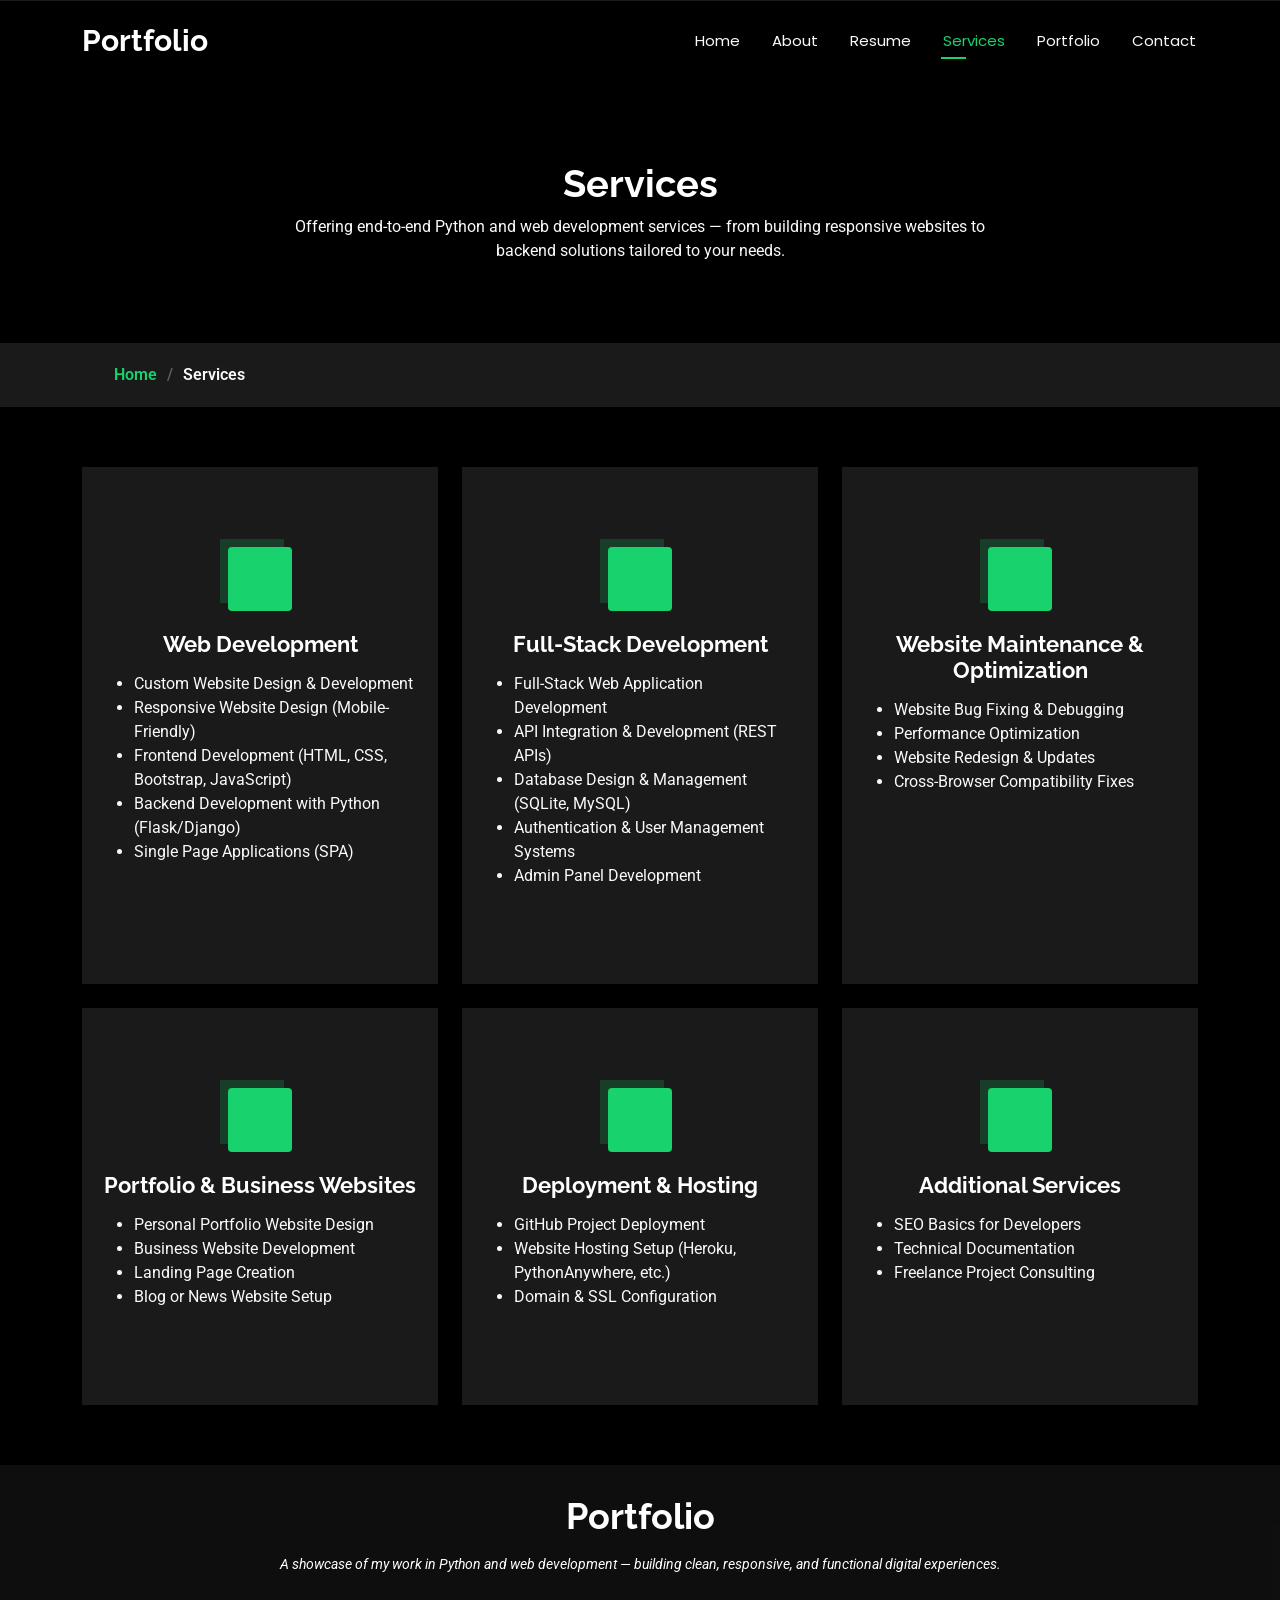
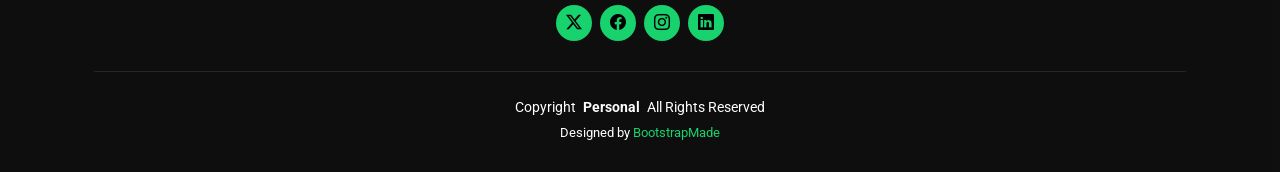
<file: services.html>
<!DOCTYPE html>
<html lang="en">

<head>
  <meta charset="utf-8">
  <meta content="width=device-width, initial-scale=1.0" name="viewport">
  <title>Services | Mohammed Shaad N</title>
  <meta name="description" content="">
  <meta name="keywords" content="">

  <!-- Favicons -->
  <link href="assets/img/favicon.png" rel="icon">
  <link href="assets/img/apple-touch-icon.png" rel="apple-touch-icon">

  <!-- Fonts -->
  <link href="https://fonts.googleapis.com" rel="preconnect">
  <link href="https://fonts.gstatic.com" rel="preconnect" crossorigin>
  <link href="https://fonts.googleapis.com/css2?family=Roboto:ital,wght@0,100;0,300;0,400;0,500;0,700;0,900;1,100;1,300;1,400;1,500;1,700;1,900&family=Poppins:ital,wght@0,100;0,200;0,300;0,400;0,500;0,600;0,700;0,800;0,900;1,100;1,200;1,300;1,400;1,500;1,600;1,700;1,800;1,900&family=Raleway:ital,wght@0,100;0,200;0,300;0,400;0,500;0,600;0,700;0,800;0,900;1,100;1,200;1,300;1,400;1,500;1,600;1,700;1,800;1,900&display=swap" rel="stylesheet">

  <!-- Vendor CSS Files -->
  <link href="assets/vendor/bootstrap/css/bootstrap.min.css" rel="stylesheet">
  <link href="assets/vendor/bootstrap-icons/bootstrap-icons.css" rel="stylesheet">
  <link href="assets/vendor/aos/aos.css" rel="stylesheet">
  <link href="assets/vendor/swiper/swiper-bundle.min.css" rel="stylesheet">
  <link href="assets/vendor/glightbox/css/glightbox.min.css" rel="stylesheet">

  <!-- Main CSS File -->
  <link href="assets/css/main.css" rel="stylesheet">

  <!-- =======================================================
  * Template Name: Personal
  * Template URL: https://bootstrapmade.com/personal-free-resume-bootstrap-template/
  * Updated: Mar 05 2025 with Bootstrap v5.3.3
  * Author: BootstrapMade.com
  * License: https://bootstrapmade.com/license/
  ======================================================== -->
</head>

<body class="services-page">

  <header id="header" class="header d-flex align-items-center fixed-top">
    <div class="container-fluid container-xl position-relative d-flex align-items-center justify-content-between">

      <a href="index.html" class="logo d-flex align-items-center">
        <!-- Uncomment the line below if you also wish to use an image logo -->
        <!-- <img src="assets/img/logo.webp" alt=""> -->
        <h1 class="sitename">Portfolio</h1>
      </a>

      <nav id="navmenu" class="navmenu">
        <ul>
          <li><a href="index.html">Home</a></li>
          <li><a href="about.html">About</a></li>
          <li><a href="resume.html">Resume</a></li>
          <li><a href="services.html" class="active">Services</a></li>
          <li><a href="portfolio.html">Portfolio</a></li>
          
          <li><a href="contact.html">Contact</a></li>
        </ul>
        <i class="mobile-nav-toggle d-xl-none bi bi-list"></i>
      </nav>

    </div>
  </header>

  <main class="main">

    <!-- Page Title -->
    <div class="page-title" data-aos="fade">
      <div class="heading">
        <div class="container">
          <div class="row d-flex justify-content-center text-center">
            <div class="col-lg-8">
              <h1>Services</h1>
              <p class="mb-0">Offering end-to-end Python and web development services — from building responsive websites to backend solutions tailored to your needs.</p>
            </div>
          </div>
        </div>
      </div>
      <nav class="breadcrumbs">
        <div class="container">
          <ol>
            <li><a href="index.html">Home</a></li>
            <li class="current">Services</li>
          </ol>
        </div>
      </nav>
    </div><!-- End Page Title -->

    <!-- Services Section -->
    <section id="services" class="services section">

      <div class="container">

        <div class="row gy-4">

          <div class="col-lg-4 col-md-6" data-aos="fade-up" data-aos-delay="100">
            <div class="service-item  position-relative">
              <div class="icon">
                <i class="bi bi-laptop"></i>
              </div>
              <a href="contact.html" class="stretched-link">
                <h3>Web Development</h3>
              </a>
              <ul class="text-start">
                <li>Custom Website Design & Development</li>

                <li>Responsive Website Design (Mobile-Friendly)</li>

                <li>Frontend Development (HTML, CSS, Bootstrap, JavaScript)</li>

                <li>Backend Development with Python (Flask/Django)</li>

                <li>Single Page Applications (SPA)</li>
              </ul>
            </div>
          </div><!-- End Service Item -->

          <div class="col-lg-4 col-md-6" data-aos="fade-up" data-aos-delay="200">
            <div class="service-item position-relative">
              <div class="icon">
                <i class="bi bi-gear-fill"></i>
              </div>
              <a href="contact.html" class="stretched-link">
                <h3>Full-Stack Development</h3>
              </a>
              <ul class="text-start">
                <li>Full-Stack Web Application Development</li>

                <li>API Integration & Development (REST APIs)</li>

                <li>Database Design & Management (SQLite, MySQL)</li>

                <li>Authentication & User Management Systems</li>

                <li>Admin Panel Development</li>
              </ul>
            </div>
          </div><!-- End Service Item -->

          <div class="col-lg-4 col-md-6" data-aos="fade-up" data-aos-delay="300">
            <div class="service-item position-relative">
              <div class="icon">
                <i class="bi bi-globe"></i>
              </div>
              <a href="contact.html" class="stretched-link">
                <h3>Website Maintenance & Optimization</h3>
              </a>
              <ul class="text-start">
                <li>Website Bug Fixing & Debugging</li>

                <li>Performance Optimization</li>

                <li>Website Redesign & Updates</li>

                <li>Cross-Browser Compatibility Fixes</li>

               
              </ul>
            </div>
          </div><!-- End Service Item -->

          <div class="col-lg-4 col-md-6" data-aos="fade-up" data-aos-delay="400">
            <div class="service-item position-relative">
              <div class="icon">
                <i class="bi bi-border-style"></i>
              </div>
              <a href="contact.html" class="stretched-link">
                <h3>Portfolio & Business Websites</h3>
              </a>
              <ul class="text-start">
                <li>Personal Portfolio Website Design</li>

                <li>Business Website Development</li>

                <li>Landing Page Creation</li>

                <li>Blog or News Website Setup</li>

                
              </ul>
              <a href="contact.html" class="stretched-link"></a>
            </div>
          </div><!-- End Service Item -->

          <div class="col-lg-4 col-md-6" data-aos="fade-up" data-aos-delay="500">
            <div class="service-item position-relative">
              <div class="icon">
                <i class="bi bi-rocket-takeoff-fill"></i>
              </div>
              <a href="contact.html" class="stretched-link">
                <h3>Deployment & Hosting</h3>
              </a>
              <ul class="text-start">
                <li>GitHub Project Deployment</li>

                <li>Website Hosting Setup (Heroku, PythonAnywhere, etc.)</li>

                <li>Domain & SSL Configuration</li>

                
                
              </ul>
              <a href="contact.html" class="stretched-link"></a>
            </div>
          </div><!-- End Service Item -->

          <div class="col-lg-4 col-md-6" data-aos="fade-up" data-aos-delay="600">
            <div class="service-item position-relative">
              <div class="icon">
                <i class="bi bi-chat-square-text"></i>
              </div>
              <a href="contact.html" class="stretched-link">
                <h3>Additional Services </h3>
              </a>
              <ul class="text-start">
                <li>SEO Basics for Developers</li>

                <li>Technical Documentation</li>

                <li>Freelance Project Consulting</li>

              </ul>
              <a href="contact.html" class="stretched-link"></a>
            </div>
          </div><!-- End Service Item -->

        </div>

      </div>

    </section><!-- /Services Section -->

  </main>

  <footer id="footer" class="footer dark-background">
    <div class="container">
      <h3 class="sitename">Portfolio</h3>
      <p>A showcase of my work in Python and web development — building clean, responsive, and functional digital experiences.</p>
      <div class="social-links d-flex justify-content-center">
        <a href="https://x.com/Sha444ad"><i class="bi bi-twitter-x"></i></a>
        <a href="https://www.facebook.com/shaad.mohammed.180/"><i class="bi bi-facebook"></i></a>
        <a href="https://www.instagram.com/sha.aadn?igsh=aG5zY3FubmIzbTVn&utm_source=qr"><i class="bi bi-instagram"></i></a>
        <a href="https://www.linkedin.com/in/mohammed-shaad-n/"><i class="bi bi-linkedin"></i></a>
      </div>
      <div class="container">
        <div class="copyright">
          <span>Copyright</span> <strong class="px-1 sitename">Personal</strong> <span>All Rights Reserved</span>
        </div>
        <div class="credits">
          <!-- All the links in the footer should remain intact. -->
          <!-- You can delete the links only if you've purchased the pro version. -->
          <!-- Licensing information: https://bootstrapmade.com/license/ -->
          <!-- Purchase the pro version with working PHP/AJAX contact form: [buy-url] -->
          Designed by <a href="https://bootstrapmade.com/">BootstrapMade</a>
        </div>
      </div>
    </div>
  </footer>

  <!-- Scroll Top -->
  <a href="#" id="scroll-top" class="scroll-top d-flex align-items-center justify-content-center"><i class="bi bi-arrow-up-short"></i></a>

  <!-- Preloader -->
  <div id="preloader"></div>

  <!-- Vendor JS Files -->
  <script src="assets/vendor/bootstrap/js/bootstrap.bundle.min.js"></script>
  <script src="assets/vendor/php-email-form/validate.js"></script>
  <script src="assets/vendor/aos/aos.js"></script>
  <script src="assets/vendor/typed.js/typed.umd.js"></script>
  <script src="assets/vendor/purecounter/purecounter_vanilla.js"></script>
  <script src="assets/vendor/waypoints/noframework.waypoints.js"></script>
  <script src="assets/vendor/swiper/swiper-bundle.min.js"></script>
  <script src="assets/vendor/glightbox/js/glightbox.min.js"></script>
  <script src="assets/vendor/imagesloaded/imagesloaded.pkgd.min.js"></script>
  <script src="assets/vendor/isotope-layout/isotope.pkgd.min.js"></script>

  <!-- Main JS File -->
  <script src="assets/js/main.js"></script>

</body>

</html>
</file>
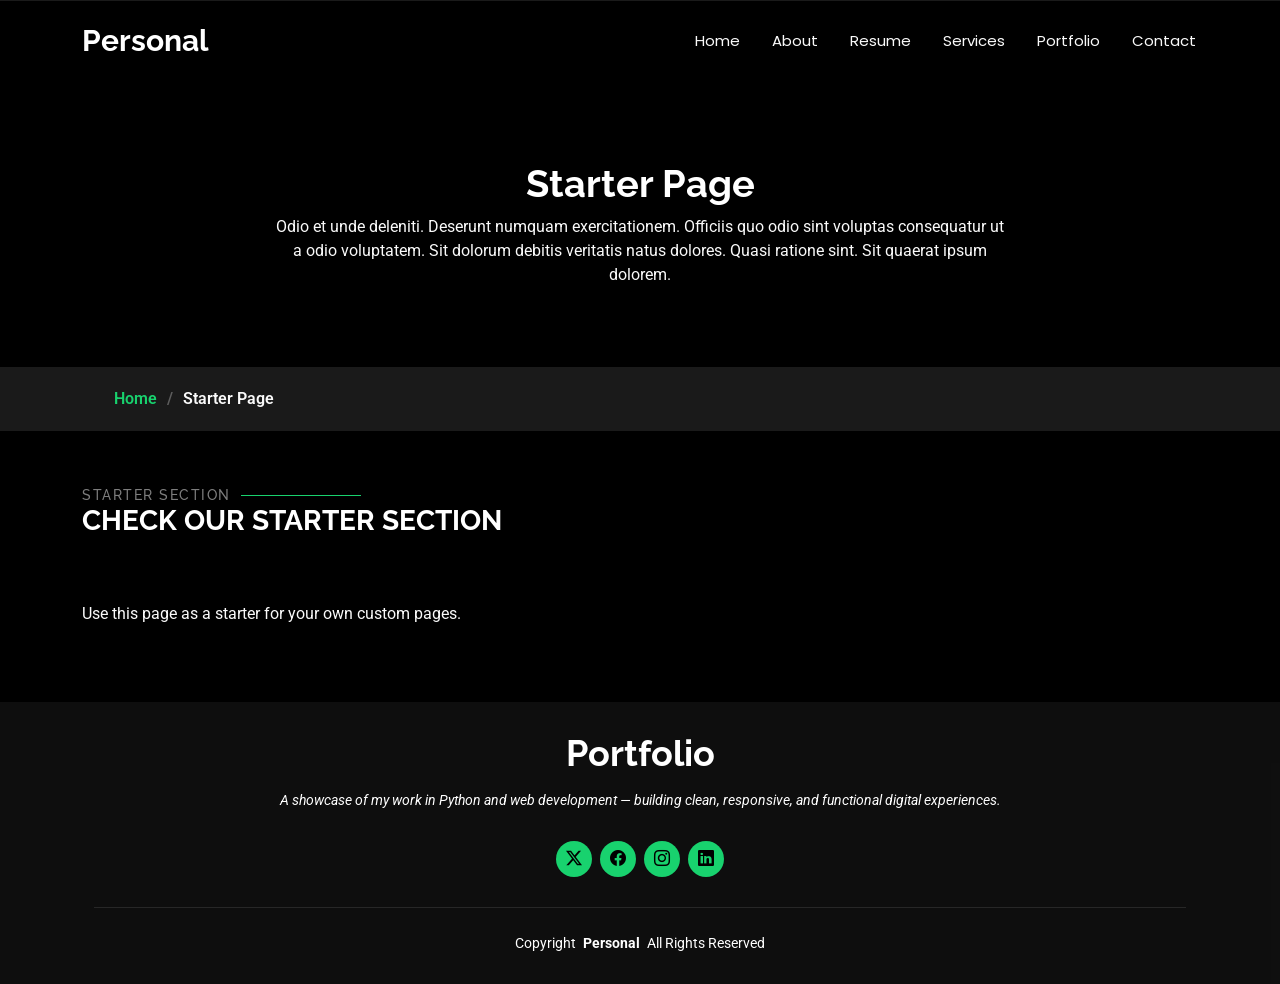
<file: starter-page.html>
<!DOCTYPE html>
<html lang="en">

<head>
  <meta charset="utf-8">
  <meta content="width=device-width, initial-scale=1.0" name="viewport">
  <title>Starter Page | Mohammed Shaad N</title>
  <meta name="description" content="">
  <meta name="keywords" content="">

  <!-- Favicons -->
  <link href="assets/img/favicon.png" rel="icon">
  <link href="assets/img/apple-touch-icon.png" rel="apple-touch-icon">

  <!-- Fonts -->
  <link href="https://fonts.googleapis.com" rel="preconnect">
  <link href="https://fonts.gstatic.com" rel="preconnect" crossorigin>
  <link href="https://fonts.googleapis.com/css2?family=Roboto:ital,wght@0,100;0,300;0,400;0,500;0,700;0,900;1,100;1,300;1,400;1,500;1,700;1,900&family=Poppins:ital,wght@0,100;0,200;0,300;0,400;0,500;0,600;0,700;0,800;0,900;1,100;1,200;1,300;1,400;1,500;1,600;1,700;1,800;1,900&family=Raleway:ital,wght@0,100;0,200;0,300;0,400;0,500;0,600;0,700;0,800;0,900;1,100;1,200;1,300;1,400;1,500;1,600;1,700;1,800;1,900&display=swap" rel="stylesheet">

  <!-- Vendor CSS Files -->
  <link href="assets/vendor/bootstrap/css/bootstrap.min.css" rel="stylesheet">
  <link href="assets/vendor/bootstrap-icons/bootstrap-icons.css" rel="stylesheet">
  <link href="assets/vendor/aos/aos.css" rel="stylesheet">
  <link href="assets/vendor/swiper/swiper-bundle.min.css" rel="stylesheet">
  <link href="assets/vendor/glightbox/css/glightbox.min.css" rel="stylesheet">

  <!-- Main CSS File -->
  <link href="assets/css/main.css" rel="stylesheet">

  <!-- =======================================================
  * Template Name: Personal
  * Template URL: https://bootstrapmade.com/personal-free-resume-bootstrap-template/
  * Updated: Mar 05 2025 with Bootstrap v5.3.3
  * Author: BootstrapMade.com
  * License: https://bootstrapmade.com/license/
  ======================================================== -->
</head>

<body class="starter-page-page">

  <header id="header" class="header d-flex align-items-center fixed-top">
    <div class="container-fluid container-xl position-relative d-flex align-items-center justify-content-between">

      <a href="index.html" class="logo d-flex align-items-center">
        <!-- Uncomment the line below if you also wish to use an image logo -->
        <!-- <img src="assets/img/logo.webp" alt=""> -->
        <h1 class="sitename">Personal</h1>
      </a>

      <nav id="navmenu" class="navmenu">
        <ul>
          <li><a href="index.html">Home</a></li>
          <li><a href="about.html">About</a></li>
          <li><a href="resume.html">Resume</a></li>
          <li><a href="services.html">Services</a></li>
          <li><a href="portfolio.html">Portfolio</a></li>
          
          <li><a href="contact.html">Contact</a></li>
        </ul>
        <i class="mobile-nav-toggle d-xl-none bi bi-list"></i>
      </nav>

    </div>
  </header>

  <main class="main">

    <!-- Page Title -->
    <div class="page-title" data-aos="fade">
      <div class="heading">
        <div class="container">
          <div class="row d-flex justify-content-center text-center">
            <div class="col-lg-8">
              <h1>Starter Page</h1>
              <p class="mb-0">Odio et unde deleniti. Deserunt numquam exercitationem. Officiis quo odio sint voluptas consequatur ut a odio voluptatem. Sit dolorum debitis veritatis natus dolores. Quasi ratione sint. Sit quaerat ipsum dolorem.</p>
            </div>
          </div>
        </div>
      </div>
      <nav class="breadcrumbs">
        <div class="container">
          <ol>
            <li><a href="index.html">Home</a></li>
            <li class="current">Starter Page</li>
          </ol>
        </div>
      </nav>
    </div><!-- End Page Title -->

    <!-- Starter Section Section -->
    <section id="starter-section" class="starter-section section">

      <!-- Section Title -->
      <div class="container section-title" data-aos="fade-up">
        <h2>Starter Section</h2>
        <div><span>Check Our</span> <span class="description-title">Starter Section</span></div>
      </div><!-- End Section Title -->

      <div class="container" data-aos="fade-up">
        <p>Use this page as a starter for your own custom pages.</p>
      </div>

    </section><!-- /Starter Section Section -->

  </main>

  <footer id="footer" class="footer dark-background">
    <div class="container">
      <h3 class="sitename">Portfolio</h3>
      <p>A showcase of my work in Python and web development — building clean, responsive, and functional digital experiences.</p>
      <div class="social-links d-flex justify-content-center">
        <a href="https://x.com/Sha444ad"><i class="bi bi-twitter-x"></i></a>
        <a href="https://www.facebook.com/shaad.mohammed.180/"><i class="bi bi-facebook"></i></a>
        <a href="https://www.instagram.com/sha.aadn?igsh=aG5zY3FubmIzbTVn&utm_source=qr"><i class="bi bi-instagram"></i></a>
        <a href="https://www.linkedin.com/in/mohammed-shaad-n/"><i class="bi bi-linkedin"></i></a>
      </div>
      <div class="container">
        <div class="copyright">
          <span>Copyright</span> <strong class="px-1 sitename">Personal</strong> <span>All Rights Reserved</span>
        </div>
        
      </div>
    </div>
  </footer>

  <!-- Scroll Top -->
  <a href="#" id="scroll-top" class="scroll-top d-flex align-items-center justify-content-center"><i class="bi bi-arrow-up-short"></i></a>

  <!-- Preloader -->
  <div id="preloader"></div>

  <!-- Vendor JS Files -->
  <script src="assets/vendor/bootstrap/js/bootstrap.bundle.min.js"></script>
  <script src="assets/vendor/php-email-form/validate.js"></script>
  <script src="assets/vendor/aos/aos.js"></script>
  <script src="assets/vendor/typed.js/typed.umd.js"></script>
  <script src="assets/vendor/purecounter/purecounter_vanilla.js"></script>
  <script src="assets/vendor/waypoints/noframework.waypoints.js"></script>
  <script src="assets/vendor/swiper/swiper-bundle.min.js"></script>
  <script src="assets/vendor/glightbox/js/glightbox.min.js"></script>
  <script src="assets/vendor/imagesloaded/imagesloaded.pkgd.min.js"></script>
  <script src="assets/vendor/isotope-layout/isotope.pkgd.min.js"></script>

  <!-- Main JS File -->
  <script src="assets/js/main.js"></script>

</body>

</html>
</file>
<file: assets/css/main.css>
/**
* Template Name: Personal
* Template URL: https://bootstrapmade.com/personal-free-resume-bootstrap-template/
* Updated: Mar 05 2025 with Bootstrap v5.3.3
* Author: BootstrapMade.com
* License: https://bootstrapmade.com/license/
*/

/*--------------------------------------------------------------
# Font & Color Variables
# Help: https://bootstrapmade.com/color-system/
--------------------------------------------------------------*/
/* Fonts */
:root {
  --default-font: "Roboto",  system-ui, -apple-system, "Segoe UI", Roboto, "Helvetica Neue", Arial, "Noto Sans", "Liberation Sans", sans-serif, "Apple Color Emoji", "Segoe UI Emoji", "Segoe UI Symbol", "Noto Color Emoji";
  --heading-font: "Raleway",  sans-serif;
  --nav-font: "Poppins",  sans-serif;
}

/* Global Colors - The following color variables are used throughout the website. Updating them here will change the color scheme of the entire website */
:root { 
  --background-color: #000000; /* Background color for the entire website, including individual sections */
  --default-color: #fafafa; /* Default color used for the majority of the text content across the entire website */
  --heading-color: #ffffff; /* Color for headings, subheadings and title throughout the website */
  --accent-color: #18d26e; /* Accent color that represents your brand on the website. It's used for buttons, links, and other elements that need to stand out */
  --surface-color: #1a1a1a; /* The surface color is used as a background of boxed elements within sections, such as cards, icon boxes, or other elements that require a visual separation from the global background. */
  --contrast-color: #000000; /* Contrast color for text, ensuring readability against backgrounds of accent, heading, or default colors. */
}

/* Nav Menu Colors - The following color variables are used specifically for the navigation menu. They are separate from the global colors to allow for more customization options */
:root {
  --nav-color: #fafafa;  /* The default color of the main navmenu links */
  --nav-hover-color: #18d26e; /* Applied to main navmenu links when they are hovered over or active */
  --nav-mobile-background-color: #1a1a1a; /* Used as the background color for mobile navigation menu */
  --nav-dropdown-background-color: #1a1a1a; /* Used as the background color for dropdown items that appear when hovering over primary navigation items */
  --nav-dropdown-color: #fafafa; /* Used for navigation links of the dropdown items in the navigation menu. */
  --nav-dropdown-hover-color: #18d26e; /* Similar to --nav-hover-color, this color is applied to dropdown navigation links when they are hovered over. */
}

/* Color Presets - These classes override global colors when applied to any section or element, providing reuse of the sam color scheme. */

.light-background {
  --background-color: #1a1a1a;
  --surface-color: #343434;
}

.dark-background {
  --background-color: rgba(15, 15, 15, 0.975);
  --default-color: #ffffff;
  --heading-color: #ffffff;
  --surface-color: #292929f9;
  --contrast-color: #000000;
}

/* Smooth scroll */
:root {
  scroll-behavior: smooth;
}

/*--------------------------------------------------------------
# General Styling & Shared Classes
--------------------------------------------------------------*/
body {
  color: var(--default-color);
  background-color: var(--background-color);
  font-family: var(--default-font);
}

a {
  color: var(--accent-color);
  text-decoration: none;
  transition: 0.3s;
}

a:hover {
  color: color-mix(in srgb, var(--accent-color), transparent 25%);
  text-decoration: none;
}

h1,
h2,
h3,
h4,
h5,
h6 {
  color: var(--heading-color);
  font-family: var(--heading-font);
}

/* PHP Email Form Messages
------------------------------*/
.php-email-form .error-message {
  display: none;
  background: #df1529;
  color: #ffffff;
  text-align: left;
  padding: 15px;
  margin-bottom: 24px;
  font-weight: 600;
}

.php-email-form .sent-message {
  display: none;
  color: #ffffff;
  background: #059652;
  text-align: center;
  padding: 15px;
  margin-bottom: 24px;
  font-weight: 600;
}

.php-email-form .loading {
  display: none;
  background: var(--surface-color);
  text-align: center;
  padding: 15px;
  margin-bottom: 24px;
}

.php-email-form .loading:before {
  content: "";
  display: inline-block;
  border-radius: 50%;
  width: 24px;
  height: 24px;
  margin: 0 10px -6px 0;
  border: 3px solid var(--accent-color);
  border-top-color: var(--surface-color);
  animation: php-email-form-loading 1s linear infinite;
}

@keyframes php-email-form-loading {
  0% {
    transform: rotate(0deg);
  }

  100% {
    transform: rotate(360deg);
  }
}

/*--------------------------------------------------------------
# Global Header
--------------------------------------------------------------*/
.header {
  --background-color: rgba(0, 0, 0, 0);
  color: var(--default-color);
  background-color: var(--background-color);
  padding: 15px 0;
  transition: all 0.5s;
  z-index: 997;
}

.header .logo {
  line-height: 1;
}

.header .logo img {
  max-height: 32px;
  margin-right: 8px;
}

.header .logo h1 {
  font-size: 30px;
  margin: 0;
  font-weight: 700;
  color: var(--heading-color);
}

.scrolled .header {
  box-shadow: 0px 0 18px rgba(0, 0, 0, 0.1);
}

/* Global Header on Scroll
------------------------------*/
.scrolled .header {
  --background-color: rgba(0, 0, 0, 0.8);
}

/*--------------------------------------------------------------
# Navigation Menu
--------------------------------------------------------------*/
/* Desktop Navigation */
@media (min-width: 1200px) {
  .navmenu {
    padding: 0;
  }

  .navmenu ul {
    margin: 0;
    padding: 0;
    display: flex;
    list-style: none;
    align-items: center;
  }

  .navmenu li {
    position: relative;
  }

  .navmenu>ul>li {
    white-space: nowrap;
    padding: 15px 14px;
  }

  .navmenu>ul>li:last-child {
    padding-right: 0;
  }

  .navmenu a,
  .navmenu a:focus {
    color: var(--nav-color);
    font-size: 15px;
    padding: 0 2px;
    font-family: var(--nav-font);
    font-weight: 400;
    display: flex;
    align-items: center;
    justify-content: space-between;
    white-space: nowrap;
    transition: 0.3s;
    position: relative;
  }

  .navmenu a i,
  .navmenu a:focus i {
    font-size: 12px;
    line-height: 0;
    margin-left: 5px;
    transition: 0.3s;
  }

  .navmenu>ul>li>a:before {
    content: "";
    position: absolute;
    height: 2px;
    bottom: -6px;
    left: 0;
    background-color: var(--nav-hover-color);
    visibility: hidden;
    width: 0px;
    transition: all 0.3s ease-in-out 0s;
  }

  .navmenu a:hover:before,
  .navmenu li:hover>a:before,
  .navmenu .active:before {
    visibility: visible;
    width: 25px;
  }

  .navmenu li:hover>a,
  .navmenu .active,
  .navmenu .active:focus {
    color: var(--nav-hover-color);
  }

  .navmenu .dropdown ul {
    margin: 0;
    padding: 10px 0;
    background: var(--nav-dropdown-background-color);
    display: block;
    position: absolute;
    visibility: hidden;
    left: 14px;
    top: 130%;
    opacity: 0;
    transition: 0.3s;
    border-radius: 4px;
    z-index: 99;
    box-shadow: 0px 0px 30px rgba(0, 0, 0, 0.1);
  }

  .navmenu .dropdown ul li {
    min-width: 200px;
  }

  .navmenu .dropdown ul a {
    padding: 10px 20px;
    font-size: 15px;
    text-transform: none;
    color: var(--nav-dropdown-color);
  }

  .navmenu .dropdown ul a i {
    font-size: 12px;
  }

  .navmenu .dropdown ul a:hover,
  .navmenu .dropdown ul .active:hover,
  .navmenu .dropdown ul li:hover>a {
    color: var(--nav-dropdown-hover-color);
  }

  .navmenu .dropdown:hover>ul {
    opacity: 1;
    top: 100%;
    visibility: visible;
  }

  .navmenu .dropdown .dropdown ul {
    top: 0;
    left: -90%;
    visibility: hidden;
  }

  .navmenu .dropdown .dropdown:hover>ul {
    opacity: 1;
    top: 0;
    left: -100%;
    visibility: visible;
  }
}

/* Mobile Navigation */
@media (max-width: 1199px) {
  .mobile-nav-toggle {
    color: var(--nav-color);
    font-size: 28px;
    line-height: 0;
    margin-right: 10px;
    cursor: pointer;
    transition: color 0.3s;
  }

  .navmenu {
    padding: 0;
    z-index: 9997;
  }

  .navmenu ul {
    display: none;
    list-style: none;
    position: absolute;
    inset: 60px 20px 20px 20px;
    padding: 10px 0;
    margin: 0;
    border-radius: 6px;
    background-color: var(--nav-mobile-background-color);
    border: 1px solid color-mix(in srgb, var(--default-color), transparent 90%);
    box-shadow: none;
    overflow-y: auto;
    transition: 0.3s;
    z-index: 9998;
  }

  .navmenu a,
  .navmenu a:focus {
    color: var(--nav-dropdown-color);
    padding: 10px 20px;
    font-family: var(--nav-font);
    font-size: 17px;
    font-weight: 500;
    display: flex;
    align-items: center;
    justify-content: space-between;
    white-space: nowrap;
    transition: 0.3s;
  }

  .navmenu a i,
  .navmenu a:focus i {
    font-size: 12px;
    line-height: 0;
    margin-left: 5px;
    width: 30px;
    height: 30px;
    display: flex;
    align-items: center;
    justify-content: center;
    border-radius: 50%;
    transition: 0.3s;
    background-color: color-mix(in srgb, var(--accent-color), transparent 90%);
  }

  .navmenu a i:hover,
  .navmenu a:focus i:hover {
    background-color: var(--accent-color);
    color: var(--contrast-color);
  }

  .navmenu a:hover,
  .navmenu .active,
  .navmenu .active:focus {
    color: var(--nav-dropdown-hover-color);
  }

  .navmenu .active i,
  .navmenu .active:focus i {
    background-color: var(--accent-color);
    color: var(--contrast-color);
    transform: rotate(180deg);
  }

  .navmenu .dropdown ul {
    position: static;
    display: none;
    z-index: 99;
    padding: 10px 0;
    margin: 10px 20px;
    background-color: var(--nav-dropdown-background-color);
    transition: all 0.5s ease-in-out;
  }

  .navmenu .dropdown ul ul {
    background-color: rgba(33, 37, 41, 0.1);
  }

  .navmenu .dropdown>.dropdown-active {
    display: block;
    background-color: rgba(33, 37, 41, 0.03);
  }

  .mobile-nav-active {
    overflow: hidden;
  }

  .mobile-nav-active .mobile-nav-toggle {
    color: #fff;
    position: absolute;
    font-size: 32px;
    top: 15px;
    right: 15px;
    margin-right: 0;
    z-index: 9999;
  }

  .mobile-nav-active .navmenu {
    position: fixed;
    overflow: hidden;
    inset: 0;
    background: rgba(33, 37, 41, 0.8);
    transition: 0.3s;
  }

  .mobile-nav-active .navmenu>ul {
    display: block;
  }
}

/*--------------------------------------------------------------
# Global Footer
--------------------------------------------------------------*/
.footer {
  color: var(--default-color);
  background-color: var(--background-color);
  font-size: 14px;
  text-align: center;
  padding: 30px 0;
  position: relative;
}

.footer h3 {
  font-size: 36px;
  font-weight: 700;
  position: relative;
  padding: 0;
  margin: 0 0 15px 0;
}

.footer p {
  font-size: 15;
  font-style: italic;
  padding: 0;
  margin: 0 0 30px 0;
}

.footer .social-links {
  margin: 0 0 30px 0;
}

.footer .social-links a {
  font-size: 16px;
  display: flex;
  align-items: center;
  justify-content: center;
  background: var(--accent-color);
  color: var(--contrast-color);
  line-height: 1;
  margin: 0 4px;
  border-radius: 50%;
  text-align: center;
  width: 36px;
  height: 36px;
  transition: 0.3s;
}

.footer .social-links a:hover {
  background: color-mix(in srgb, var(--accent-color), transparent 20%);
  text-decoration: none;
}

.footer .copyright {
  padding-top: 25px;
  border-top: 1px solid color-mix(in srgb, var(--default-color), transparent 90%);
}

.footer .credits {
  font-size: 13px;
  padding-top: 5px;
}

/*--------------------------------------------------------------
# Preloader
--------------------------------------------------------------*/
#preloader {
  position: fixed;
  inset: 0;
  z-index: 999999;
  overflow: hidden;
  background: var(--background-color);
  transition: all 0.6s ease-out;
}

#preloader:before {
  content: "";
  position: fixed;
  top: calc(50% - 30px);
  left: calc(50% - 30px);
  border: 6px solid #ffffff;
  border-color: var(--accent-color) transparent var(--accent-color) transparent;
  border-radius: 50%;
  width: 60px;
  height: 60px;
  animation: animate-preloader 1.5s linear infinite;
}

@keyframes animate-preloader {
  0% {
    transform: rotate(0deg);
  }

  100% {
    transform: rotate(360deg);
  }
}

/*--------------------------------------------------------------
# Scroll Top Button
--------------------------------------------------------------*/
.scroll-top {
  position: fixed;
  visibility: hidden;
  opacity: 0;
  right: 15px;
  bottom: -15px;
  z-index: 99999;
  background-color: var(--accent-color);
  width: 44px;
  height: 44px;
  border-radius: 50px;
  transition: all 0.4s;
}

.scroll-top i {
  font-size: 24px;
  color: var(--contrast-color);
  line-height: 0;
}

.scroll-top:hover {
  background-color: color-mix(in srgb, var(--accent-color), transparent 20%);
  color: var(--contrast-color);
}

.scroll-top.active {
  visibility: visible;
  opacity: 1;
  bottom: 15px;
}

/*--------------------------------------------------------------
# Disable aos animation delay on mobile devices
--------------------------------------------------------------*/
@media screen and (max-width: 768px) {
  [data-aos-delay] {
    transition-delay: 0 !important;
  }
}

/*--------------------------------------------------------------
# Global Page Titles & Breadcrumbs
--------------------------------------------------------------*/
.page-title {
  color: var(--default-color);
  background-color: var(--background-color);
  position: relative;
}

.page-title .heading {
  padding: 160px 0 80px 0;
  border-top: 1px solid color-mix(in srgb, var(--default-color), transparent 90%);
}

.page-title .heading h1 {
  font-size: 38px;
  font-weight: 700;
}

.page-title nav {
  background-color: color-mix(in srgb, var(--default-color), transparent 90%);
  padding: 20px 0;
}

.page-title nav ol {
  display: flex;
  flex-wrap: wrap;
  list-style: none;
  margin: 0;
  font-size: 16px;
  font-weight: 600;
}

.page-title nav ol li+li {
  padding-left: 10px;
}

.page-title nav ol li+li::before {
  content: "/";
  display: inline-block;
  padding-right: 10px;
  color: color-mix(in srgb, var(--default-color), transparent 70%);
}

/*--------------------------------------------------------------
# Global Sections
--------------------------------------------------------------*/
section,
.section {
  color: var(--default-color);
  background-color: var(--background-color);
  padding: 60px 0;
  scroll-margin-top: 100px;
  overflow: clip;
}

@media (max-width: 1199px) {

  section,
  .section {
    scroll-margin-top: 66px;
  }
}

/*--------------------------------------------------------------
# Global Section Titles
--------------------------------------------------------------*/
.section-title {
  padding-bottom: 60px;
  position: relative;
}

.section-title h2 {
  font-size: 14px;
  font-weight: 500;
  padding: 0;
  line-height: 1px;
  margin: 0;
  letter-spacing: 1.5px;
  text-transform: uppercase;
  color: color-mix(in srgb, var(--default-color), transparent 50%);
  position: relative;
}

.section-title h2::after {
  content: "";
  width: 120px;
  height: 1px;
  display: inline-block;
  background: var(--accent-color);
  margin: 4px 10px;
}

.section-title div {
  color: var(--heading-color);
  margin: 0;
  margin: 0;
  font-size: 28px;
  font-weight: 700;
  text-transform: uppercase;
  font-family: var(--heading-font);
}

/*--------------------------------------------------------------
# Hero Section
--------------------------------------------------------------*/
.hero {
  width: 100%;
  min-height: 100vh;
  position: relative;
  padding: 80px 0;
  display: flex;
  align-items: center;
  justify-content: center;
}

.hero img {
  position: absolute;
  inset: 0;
  display: block;
  width: 100%;
  height: 100%;
  object-fit: cover;
  z-index: 1;
}

.hero .container {
  position: relative;
  z-index: 3;
}

.hero h2 {
  margin: 0;
  font-size: 64px;
  font-weight: 700;
}

.hero p {
  margin: 5px 0 0 0;
  font-size: 26px;
}

.hero p span {
  letter-spacing: 1px;
  border-bottom: 2px solid var(--accent-color);
}

.hero .social-links {
  margin-top: 25px;
}

.hero .social-links a {
  background-color: color-mix(in srgb, var(--default-color), transparent 90%);
  color: var(--default-color);
  font-size: 14px;
  width: 40px;
  height: 40px;
  border-radius: 50px;
  display: inline-flex;
  align-items: center;
  justify-content: center;
  margin-right: 20px;
  transition: 0.3s;
}

.hero .social-links a:hover {
  background-color: var(--accent-color);
}

@media (max-width: 768px) {
  .hero h2 {
    font-size: 32px;
  }

  .hero p {
    font-size: 20px;
  }
}

/*--------------------------------------------------------------
# About Section
--------------------------------------------------------------*/
.about .content h2 {
  font-weight: 700;
  font-size: 24px;
}

.about .content ul {
  list-style: none;
  padding: 0;
}

.about .content ul li {
  margin-bottom: 20px;
  display: flex;
  align-items: center;
}

.about .content ul strong {
  margin-right: 10px;
}

.about .content ul i {
  font-size: 16px;
  margin-right: 5px;
  color: var(--accent-color);
  line-height: 0;
}

/*--------------------------------------------------------------
# Stats Section
--------------------------------------------------------------*/
.stats i {
  
  background-color: var(--surface-color);
  color: var(--accent-color);
  box-shadow: 0px 2px 25px rgba(0, 0, 0, 0.1);
  width: 54px;
  height: 54px;
  font-size: 24px;
  border-radius: 50px;
  border: 2px solid var(--background-color);
  display: inline-flex;
  align-items: center;
  justify-content: center;
  position: relative;
  z-index: 1;
}

.stats .stats-item {
  background-color: var(--surface-color);
  margin-top: -27px;
  padding: 30px 30px 25px 30px;
  width: 100%;
  position: relative;
  text-align: center;
  box-shadow: 0px 2px 35px rgba(0, 0, 0, 0.1);
  border-radius: 4px;
  z-index: 0;
  
}

.stats .stats-item span {
  font-size: 36px;
  display: block;
  font-weight: 700;
  color: color-mix(in srgb, var(--default-color), transparent 20%);
}

.stats .stats-item p {
  padding: 0;
  margin: 0;
  font-family: var(--heading-font);
  font-size: 16px;
}

/*--------------------------------------------------------------
# Skills Section
--------------------------------------------------------------*/
.skills .progress {
  height: 60px;
  display: block;
  background: none;
  border-radius: 0;
}

.skills .progress .skill {
  color: var(--heading-color);
  padding: 0;
  margin: 0 0 6px 0;
  text-transform: uppercase;
  display: block;
  font-weight: 600;
  font-family: var(--heading-font);
}

.skills .progress .skill .val {
  float: right;
  font-style: normal;
}

.skills .progress-bar-wrap {
  background: color-mix(in srgb, var(--default-color), transparent 90%);
  height: 10px;
}

.skills .progress-bar {
  width: 1px;
  height: 10px;
  transition: 0.9s;
  background-color: var(--accent-color);
}

/*--------------------------------------------------------------
# Interests Section
--------------------------------------------------------------*/
.interests .features-item {
  background-color: var(--surface-color);
  display: flex;
  align-items: center;
  padding: 20px;
  transition: 0.3s;
  border: 1px solid color-mix(in srgb, var(--default-color), transparent 90%);
  position: relative;
}

.interests .features-item i {
  font-size: 32px;
  padding-right: 10px;
  line-height: 0;
}

.interests .features-item h3 {
  font-weight: 700;
  margin: 0;
  padding: 0;
  line-height: 1;
  font-size: 16px;
}

.interests .features-item h3 a {
  color: var(--heading-color);
  transition: 0.3s;
}

.interests .features-item:hover {
  border-color: var(--accent-color);
}

.interests .features-item:hover h3 a {
  color: var(--accent-color);
}

/*--------------------------------------------------------------
# Testimonials Section
--------------------------------------------------------------*/
.testimonials .testimonials-carousel,
.testimonials .testimonials-slider {
  overflow: hidden;
}

.testimonials .testimonial-item {
  box-sizing: content-box;
  min-height: 320px;
}

.testimonials .testimonial-item .testimonial-img {
  width: 90px;
  border-radius: 50%;
  margin: -40px 0 0 40px;
  position: relative;
  z-index: 2;
  border: 6px solid var(--background-color);
}

.testimonials .testimonial-item h3 {
  font-size: 18px;
  font-weight: bold;
  margin: 10px 0 5px 45px;
}

.testimonials .testimonial-item h4 {
  font-size: 14px;
  color: color-mix(in srgb, var(--default-color), transparent 20%);
  margin: 0 0 0 45px;
}

.testimonials .testimonial-item .quote-icon-left,
.testimonials .testimonial-item .quote-icon-right {
  color: color-mix(in srgb, var(--accent-color), transparent 50%);
  font-size: 26px;
  line-height: 0;
}

.testimonials .testimonial-item .quote-icon-left {
  display: inline-block;
  left: -5px;
  position: relative;
}

.testimonials .testimonial-item .quote-icon-right {
  display: inline-block;
  right: -5px;
  position: relative;
  top: 10px;
  transform: scale(-1, -1);
}

.testimonials .testimonial-item p {
  font-style: italic;
  margin: 0 15px 0 15px;
  padding: 20px 20px 60px 20px;
  background: var(--surface-color);
  border-radius: 6px;
  position: relative;
  z-index: 1;
}

.testimonials .swiper-wrapper {
  height: auto;
}

.testimonials .swiper-pagination {
  margin-top: 20px;
  position: relative;
}

.testimonials .swiper-pagination .swiper-pagination-bullet {
  width: 12px;
  height: 12px;
  background-color: var(--background-color);
  opacity: 1;
  border: 1px solid var(--accent-color);
}

.testimonials .swiper-pagination .swiper-pagination-bullet-active {
  background-color: var(--accent-color);
}

/*--------------------------------------------------------------
# Resume Section
--------------------------------------------------------------*/
.resume .resume-title {
  color: var(--heading-color);
  font-size: 26px;
  font-weight: 700;
  margin-top: 20px;
  margin-bottom: 20px;
}

.resume .resume-item {
  padding: 0 0 20px 20px;
  margin-top: -2px;
  border-left: 2px solid var(--accent-color);
  position: relative;
}

.resume .resume-item h4 {
  line-height: 18px;
  font-size: 18px;
  font-weight: 600;
  text-transform: uppercase;
  color: color-mix(in srgb, var(--default-color), transparent 20%);
  margin-bottom: 10px;
}

.resume .resume-item h5 {
  font-size: 16px;
  padding: 5px 15px;
  display: inline-block;
  font-weight: 600;
  margin-bottom: 10px;
}

.resume .resume-item ul {
  padding-left: 20px;
}

.resume .resume-item ul li {
  padding-bottom: 10px;
}

.resume .resume-item:last-child {
  padding-bottom: 0;
}

.resume .resume-item::before {
  content: "";
  position: absolute;
  width: 16px;
  height: 16px;
  border-radius: 50px;
  left: -9px;
  top: 0;
  background: var(--background-color);
  border: 2px solid var(--accent-color);
}

/*--------------------------------------------------------------
# Services Section
--------------------------------------------------------------*/
.services .service-item {
  background-color: var(--surface-color);
  text-align: center;
  padding: 80px 20px;
  transition: all ease-in-out 0.3s;
  height: 100%;
}

.services .service-item .icon {
  margin: 0 auto;
  width: 64px;
  height: 64px;
  background: var(--accent-color);
  border-radius: 4px;
  display: flex;
  align-items: center;
  justify-content: center;
  margin-bottom: 20px;
  transition: 0.3s;
  transform-style: preserve-3d;
}

.services .service-item .icon i {
  color: var(--contrast-color);
  font-size: 28px;
  transition: ease-in-out 0.3s;
}

.services .service-item .icon::before {
  position: absolute;
  content: "";
  left: -8px;
  top: -8px;
  height: 100%;
  width: 100%;
  background: color-mix(in srgb, var(--accent-color), transparent 80%);
  border-radius: 5px;
  transition: all 0.3s ease-out 0s;
  transform: translateZ(-1px);
}

.services .service-item h3 {
  font-weight: 700;
  margin: 10px 0 15px 0;
  font-size: 22px;
}

.services .service-item p {
  line-height: 24px;
  font-size: 14px;
  margin-bottom: 0;
}

.services .service-item:hover {
  background: var(--accent-color);
  border-color: var(--accent-color);
}

.services .service-item:hover .icon {
  background: var(--surface-color);
}

.services .service-item:hover .icon i {
  color: var(--accent-color);
}

.services .service-item:hover .icon::before {
  background: color-mix(in srgb, var(--background-color), transparent 70%);
}

.services .service-item:hover h3,
.services .service-item:hover p {
  color: var(--contrast-color);
}

/*--------------------------------------------------------------
# Service Details Section
--------------------------------------------------------------*/
.service-details .services-list {
  background-color: var(--surface-color);
  padding: 10px 30px;
  border: 1px solid color-mix(in srgb, var(--default-color), transparent 90%);
  margin-bottom: 20px;
}

.service-details .services-list a {
  display: block;
  line-height: 1;
  padding: 8px 0 8px 15px;
  border-left: 3px solid color-mix(in srgb, var(--default-color), transparent 70%);
  margin: 20px 0;
  color: color-mix(in srgb, var(--default-color), transparent 20%);
  transition: 0.3s;
}

.service-details .services-list a.active {
  color: var(--heading-color);
  font-weight: 700;
  border-color: var(--accent-color);
}

.service-details .services-list a:hover {
  border-color: var(--accent-color);
}

.service-details .services-img {
  margin-bottom: 20px;
}

.service-details h3 {
  font-size: 26px;
  font-weight: 700;
}

.service-details h4 {
  font-size: 20px;
  font-weight: 700;
}

.service-details p {
  font-size: 15px;
}

.service-details ul {
  list-style: none;
  padding: 0;
  font-size: 15px;
}

.service-details ul li {
  padding: 5px 0;
  display: flex;
  align-items: center;
}

.service-details ul i {
  font-size: 20px;
  margin-right: 8px;
  color: var(--accent-color);
}

/*--------------------------------------------------------------
# Portfolio Section
--------------------------------------------------------------*/
.portfolio .portfolio-filters {
  padding: 0;
  margin: 0 auto 20px auto;
  list-style: none;
  text-align: center;
}

.portfolio .portfolio-filters li {
  cursor: pointer;
  display: inline-block;
  padding: 0;
  font-size: 18px;
  font-weight: 500;
  margin: 0 10px;
  line-height: 1;
  margin-bottom: 5px;
  transition: all 0.3s ease-in-out;
}

.portfolio .portfolio-filters li:hover,
.portfolio .portfolio-filters li.filter-active {
  color: var(--accent-color);
}

.portfolio .portfolio-filters li:first-child {
  margin-left: 0;
}

.portfolio .portfolio-filters li:last-child {
  margin-right: 0;
}

@media (max-width: 575px) {
  .portfolio .portfolio-filters li {
    font-size: 14px;
    margin: 0 5px;
  }
}

.portfolio .portfolio-content {
  position: relative;
  overflow: hidden;
}

.portfolio .portfolio-content img {
  transition: 0.3s;
}

.portfolio .portfolio-content .portfolio-info {
  opacity: 0;
  position: absolute;
  inset: 0;
  z-index: 3;
  transition: all ease-in-out 0.3s;
  background: rgba(0, 0, 0, 0.6);
  padding: 15px;
}

.portfolio .portfolio-content .portfolio-info h4 {
  font-size: 14px;
  padding: 5px 10px;
  font-weight: 400;
  color: #ffffff;
  display: inline-block;
  background-color: var(--accent-color);
}

.portfolio .portfolio-content .portfolio-info p {
  position: absolute;
  bottom: 10px;
  text-align: center;
  display: inline-block;
  left: 0;
  right: 0;
  font-size: 16px;
  font-weight: 600;
  color: rgba(255, 255, 255, 0.8);
}

.portfolio .portfolio-content .portfolio-info .preview-link,
.portfolio .portfolio-content .portfolio-info .details-link {
  position: absolute;
  left: calc(50% - 40px);
  font-size: 26px;
  top: calc(50% - 14px);
  color: #fff;
  transition: 0.3s;
  line-height: 1.2;
}

.portfolio .portfolio-content .portfolio-info .preview-link:hover,
.portfolio .portfolio-content .portfolio-info .details-link:hover {
  color: var(--accent-color);
}

.portfolio .portfolio-content .portfolio-info .details-link {
  left: 50%;
  font-size: 34px;
  line-height: 0;
}

.portfolio .portfolio-content:hover .portfolio-info {
  opacity: 1;
}

.portfolio .portfolio-content:hover img {
  transform: scale(1.1);
}

/*--------------------------------------------------------------
# Portfolio Details Section
--------------------------------------------------------------*/
.portfolio-details .portfolio-details-slider img {
  width: 100%;
}

.portfolio-details .portfolio-details-slider .swiper-pagination {
  margin-top: 20px;
  position: relative;
}

.portfolio-details .portfolio-details-slider .swiper-pagination .swiper-pagination-bullet {
  width: 12px;
  height: 12px;
  background-color: color-mix(in srgb, var(--default-color), transparent 85%);
  opacity: 1;
}

.portfolio-details .portfolio-details-slider .swiper-pagination .swiper-pagination-bullet-active {
  background-color: var(--accent-color);
}

.portfolio-details .portfolio-info {
  background-color: var(--surface-color);
  padding: 30px;
  box-shadow: 0px 0 30px rgba(0, 0, 0, 0.1);
}

.portfolio-details .portfolio-info h3 {
  font-size: 22px;
  font-weight: 700;
  margin-bottom: 20px;
  padding-bottom: 20px;
  border-bottom: 1px solid color-mix(in srgb, var(--default-color), transparent 85%);
}

.portfolio-details .portfolio-info ul {
  list-style: none;
  padding: 0;
  font-size: 15px;
}

.portfolio-details .portfolio-info ul li+li {
  margin-top: 10px;
}

.portfolio-details .portfolio-description {
  padding-top: 30px;
}

.portfolio-details .portfolio-description h2 {
  font-size: 26px;
  font-weight: 700;
  margin-bottom: 20px;
}

.portfolio-details .portfolio-description p {
  padding: 0;
  color: color-mix(in srgb, var(--default-color), transparent 30%);
}

/*--------------------------------------------------------------
# Starter Section Section
--------------------------------------------------------------*/
.starter-section {
  /* Add your styles here */
}

/*--------------------------------------------------------------
# Contact Section
--------------------------------------------------------------*/
.contact .info-item {
  box-shadow: 0px 0px 20px rgba(0, 0, 0, 0.1);
  padding: 20px 30px;
}

.contact .info-item .icon {
  color: var(--contrast-color);
  background-color: var(--accent-color);
  width: 56px;
  height: 56px;
  font-size: 24px;
  display: flex;
  justify-content: center;
  align-items: center;
  transition: all 0.3s ease-in-out;
  border-radius: 50%;
  margin-right: 15px;
}

.contact .info-item h3 {
  font-size: 18px;
  font-weight: 700;
  margin: 0 0 2px 0;
}

.contact .info-item p {
  padding: 0;
  margin-bottom: 0;
  font-size: 14px;
}

.contact .info-item .social-links a {
  font-size: 24px;
  display: inline-block;
  line-height: 1;
  margin: 4px 6px 0 0;
  transition: 0.3s;
  color: color-mix(in srgb, var(--default-color), transparent 50%);
}

.contact .info-item .social-links a:hover {
  color: var(--accent-color);
}

.contact .php-email-form {
  box-shadow: 0px 0px 20px rgba(0, 0, 0, 0.1);
  padding: 30px;
  margin-top: 30px;
}

@media (max-width: 575px) {
  .contact .php-email-form {
    padding: 20px;
  }
}

.contact .php-email-form input[type=text],
.contact .php-email-form input[type=email],
.contact .php-email-form textarea {
  color: var(--default-color);
  background-color: color-mix(in srgb, var(--background-color), transparent 50%);
  border-color: color-mix(in srgb, var(--default-color), transparent 80%);
  font-size: 14px;
  padding: 10px 15px;
  box-shadow: none;
  border-radius: 0;
}

.contact .php-email-form input[type=text]:focus,
.contact .php-email-form input[type=email]:focus,
.contact .php-email-form textarea:focus {
  border-color: var(--accent-color);
}

.contact .php-email-form input[type=text]::placeholder,
.contact .php-email-form input[type=email]::placeholder,
.contact .php-email-form textarea::placeholder {
  color: color-mix(in srgb, var(--default-color), transparent 70%);
}

.contact .php-email-form button[type=submit] {
  color: var(--contrast-color);
  background: var(--accent-color);
  border: 0;
  padding: 10px 30px;
  transition: 0.4s;
  border-radius: 50px;
}

.contact .php-email-form button[type=submit]:hover {
  background: color-mix(in srgb, var(--accent-color), transparent 20%);
}
</file>
